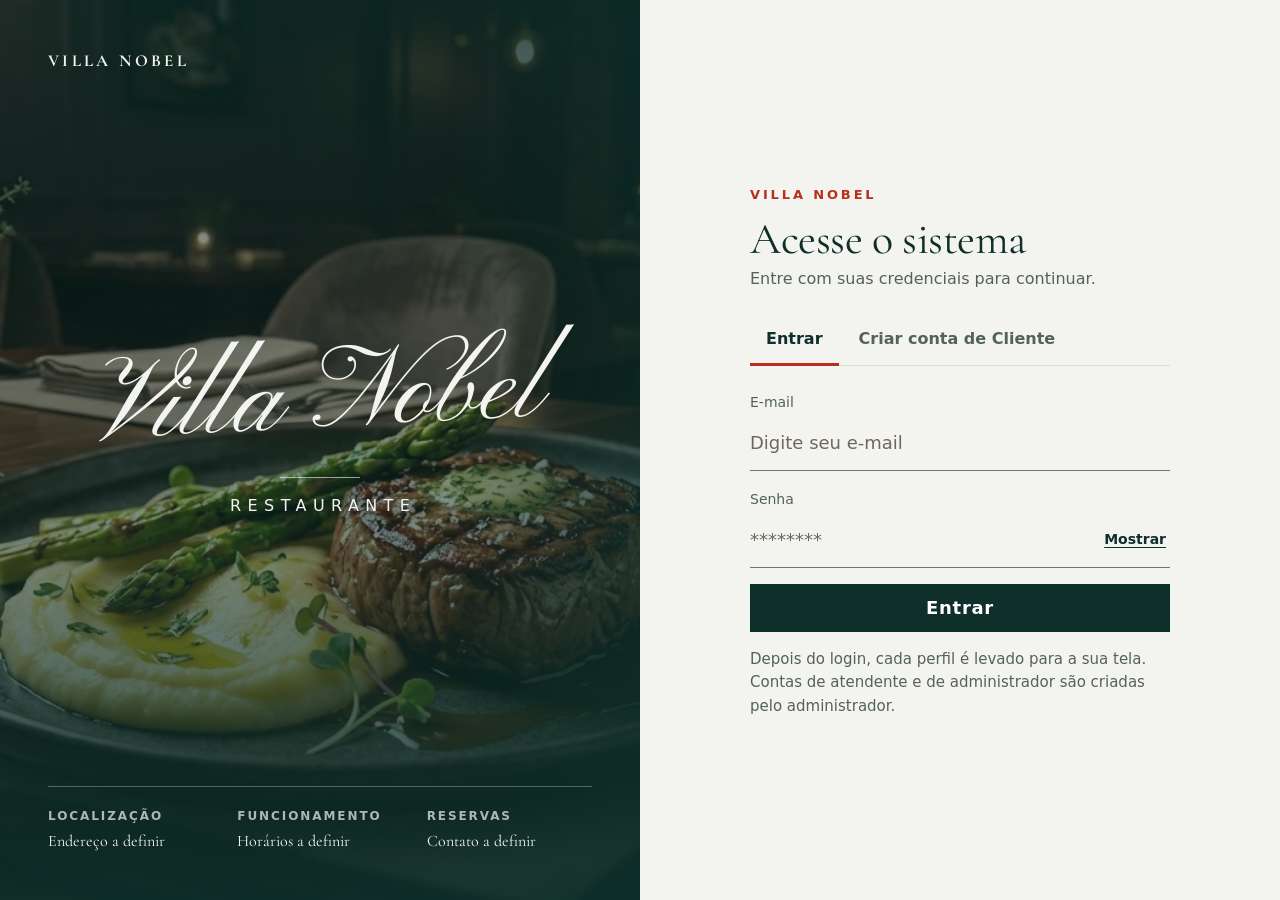
<file: index.html>
<!DOCTYPE html>
<html lang="pt-BR">
<head>
    <meta charset="UTF-8" />
    <meta name="viewport" content="width=device-width, initial-scale=1.0" />
    <meta name="theme-color" content="#0E2F2A" />
    <meta name="description" content="Villa Nobel — sistema de atendimento e cardápio digital." />
    <link rel="icon" href="data:image/svg+xml,%3Csvg xmlns='http://www.w3.org/2000/svg' viewBox='0 0 64 64'%3E%3Crect width='64' height='64' rx='12' fill='%230E2F2A'/%3E%3Ctext x='32' y='45' text-anchor='middle' font-family='Georgia,serif' font-style='italic' font-size='40' fill='%23F3F4F0'%3EV%3C/text%3E%3C/svg%3E" />
<title>Villa Nobel | Entrar</title>

    <link
        href="https://cdn.jsdelivr.net/npm/bootstrap@5.3.3/dist/css/bootstrap.min.css"
        rel="stylesheet"
    />

    <link rel="preconnect" href="https://fonts.googleapis.com" />
    <link rel="preconnect" href="https://fonts.gstatic.com" crossorigin />
    <link
        href="https://fonts.googleapis.com/css2?family=Pinyon+Script&family=Cormorant+Garamond:wght@500;600;700&display=swap"
        rel="stylesheet"
    />

    <link href="css/style.css" rel="stylesheet" />
</head>

<body class="cmd-body">

    <div class="container-fluid p-0">
        <div class="row g-0 min-vh-100">

            <aside class="col-12 col-lg-6 d-flex cmd-painel-marca flex-column justify-content-between p-4 p-lg-5">
                <img
                    src="fotos/foto2.webp"
                    alt=""
                    class="cmd-imagem-fundo"
                />
                <span class="cmd-logo">Villa Nobel</span>

                <div class="cmd-letreiro">
                    <span class="cmd-letreiro-nome">Villa Nobel</span>
                    <span class="cmd-letreiro-linha"></span>
                    <span class="cmd-letreiro-tipo">Restaurante</span>
                </div>

                <dl class="cmd-detalhes">
                    <div>
                        <dt>Localização</dt>
                        <dd>Endereço a definir</dd>
                    </div>
                    <div>
                        <dt>Funcionamento</dt>
                        <dd>Horários a definir</dd>
                    </div>
                    <div>
                        <dt>Reservas</dt>
                        <dd>Contato a definir</dd>
                    </div>
                </dl>
            </aside>

            <main class="col-12 col-lg-6 d-flex flex-column align-items-center justify-content-center p-4">

                <div class="cmd-caixa-login w-100">

                    <div class="mb-4">
                        <span class="cmd-badge-sistema">VILLA NOBEL</span>
                        <h2 class="cmd-titulo-login mt-2 mb-1">Acesse o sistema</h2>
                        <p class="cmd-subtitulo-login mb-0">Entre com suas credenciais para continuar.</p>
                    </div>

                    <ul class="nav nav-tabs mb-4" role="tablist">

                        <li class="nav-item" role="presentation">
                            <button
                                class="nav-link active"
                                id="tab-entrar"
                                data-bs-toggle="tab"
                                data-bs-target="#painel-entrar"
                                type="button"
                                role="tab"
                                aria-controls="painel-entrar"
                                aria-selected="true"
                            >
                                Entrar
                            </button>
                        </li>

                        <li class="nav-item" role="presentation">
                            <button
                                class="nav-link"
                                id="tab-cadastro"
                                data-bs-toggle="tab"
                                data-bs-target="#painel-cadastro"
                                type="button"
                                role="tab"
                                aria-controls="painel-cadastro"
                                aria-selected="false"
                            >
                                Criar conta de Cliente
                            </button>
                        </li>

                    </ul>

                    <div class="tab-content">

                        <section
                            class="tab-pane fade show active"
                            id="painel-entrar"
                            role="tabpanel"
                            aria-labelledby="tab-entrar"
                        >

                            <form id="form-login" novalidate>

                                <div class="mb-3">
                                    <label for="login-email" class="form-label">
                                        E-mail
                                    </label>

                                    <input
                                        type="email"
                                        class="form-control form-control-lg"
                                        id="login-email"
                                        placeholder="Digite seu e-mail"
                                        required
                                    />
                                </div>

                                <div class="mb-3">
                                    <label for="login-senha" class="form-label">
                                        Senha
                                    </label>

                                    <input
                                        type="password"
                                        class="form-control form-control-lg"
                                        id="login-senha"
                                        placeholder="********"
                                        required
                                    />
                                </div>

                                <div
                                    id="login-erro"
                                    class="alert alert-danger d-none"
                                    role="alert"
                                ></div>

                                <button
                                    type="submit"
                                    class="btn btn-lg w-100 cmd-btn-principal"
                                    id="btn-entrar"
                                >
                                    Entrar
                                </button>

                                <p class="cmd-texto-apoio mt-3 mb-0">
                                    Depois do login, cada perfil é levado para a sua tela.
                                    Contas de atendente e de administrador são criadas pelo administrador.
                                </p>

                            </form>
                        </section>

                        <section
                            class="tab-pane fade"
                            id="painel-cadastro"
                            role="tabpanel"
                            aria-labelledby="tab-cadastro"
                        >

                            <form id="form-cadastro" novalidate>

                                <div class="mb-3">
                                    <label for="cad-nome" class="form-label">
                                        Nome
                                    </label>

                                    <input
                                        type="text"
                                        class="form-control form-control-lg"
                                        id="cad-nome"
                                        placeholder="Seu nome"
                                        required
                                    />
                                </div>

                                <div class="mb-3">
                                    <label for="cad-email" class="form-label">
                                        E-mail
                                    </label>

                                    <input
                                        type="email"
                                        class="form-control form-control-lg"
                                        id="cad-email"
                                        placeholder="Digite seu e-mail"
                                        required
                                    />
                                </div>

                                <div class="mb-3">
                                    <label for="cad-senha" class="form-label">
                                        Senha
                                    </label>

                                    <input
                                        type="password"
                                        class="form-control form-control-lg"
                                        id="cad-senha"
                                        placeholder="Mínimo 6 caracteres"
                                        minlength="6"
                                        required
                                    />
                                </div>

                                <div
                                    id="cad-erro"
                                    class="alert alert-danger d-none"
                                    role="alert"
                                ></div>

                                <div
                                    id="cad-sucesso"
                                    class="alert alert-success d-none"
                                    role="status"
                                ></div>

                                <button
                                    type="submit"
                                    class="btn btn-lg w-100 cmd-btn-principal"
                                    id="btn-cadastrar"
                                >
                                    Criar conta
                                </button>

                            </form>
                        </section>

                    </div>
                </div>
            </main>

        </div>
    </div>

    <script src="https://cdn.jsdelivr.net/npm/bootstrap@5.3.3/dist/js/bootstrap.bundle.min.js"></script>
    <script src="js/storage.js"></script>
    <script src="js/auth.js"></script>
    <script src="js/login.js"></script>
    <script src="js/villa-ux.js"></script>

</body>
</html>
</file>
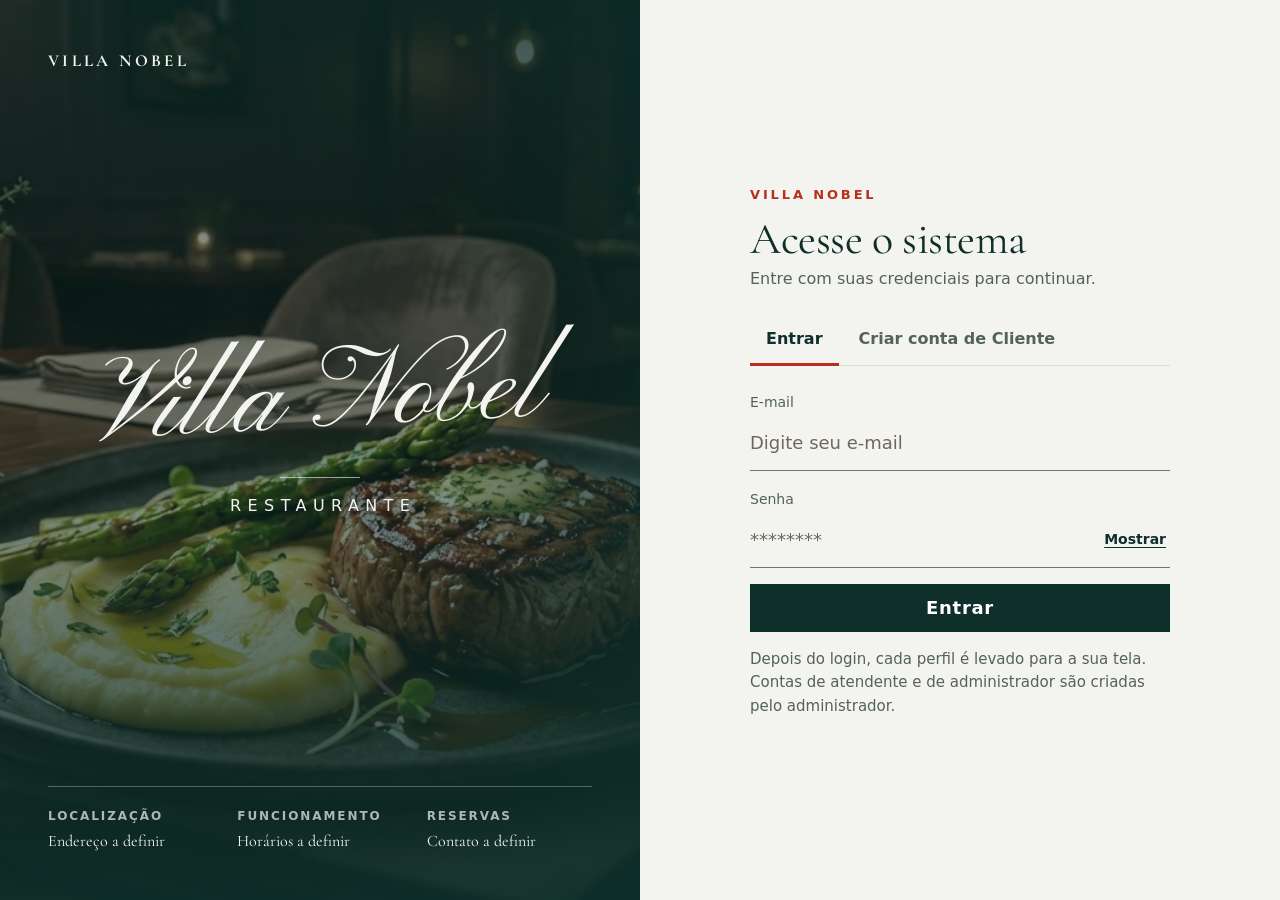
<file: admin.html>
<!DOCTYPE html>
<html lang="pt-BR">
  <head>

    <meta charset="utf-8" />
    <meta name="viewport" content="width=device-width, initial-scale=1" />
    <meta name="theme-color" content="#0E2F2A" />
    <meta name="description" content="Villa Nobel — sistema de atendimento e cardápio digital." />
    <link rel="icon" href="data:image/svg+xml,%3Csvg xmlns='http://www.w3.org/2000/svg' viewBox='0 0 64 64'%3E%3Crect width='64' height='64' rx='12' fill='%230E2F2A'/%3E%3Ctext x='32' y='45' text-anchor='middle' font-family='Georgia,serif' font-style='italic' font-size='40' fill='%23F3F4F0'%3EV%3C/text%3E%3C/svg%3E" />
<title>Villa Nobel | Administrador</title>
    <link
      href="https://cdn.jsdelivr.net/npm/bootstrap@5.3.3/dist/css/bootstrap.min.css"
      rel="stylesheet"
    />
    <link rel="preconnect" href="https://fonts.googleapis.com" />
    <link rel="preconnect" href="https://fonts.gstatic.com" crossorigin />
    <link
      href="https://fonts.googleapis.com/css2?family=Pinyon+Script&family=Cormorant+Garamond:wght@500;600;700&display=swap"
      rel="stylesheet"
    />
    <link href="css/style.css" rel="stylesheet" />

  </head>
  <body class="cmd-body" data-perfil="admin">
    <div class="d-flex flex-column flex-md-row min-vh-100">
      <aside class="cmd-sidebar p-3 d-flex flex-column gap-3">
        <div class="cmd-marca px-2">
          <span class="cmd-logo">Villa Nobel</span>
          <span class="cmd-marca-tipo">Restaurante</span>
        </div>

        <nav
          class="nav nav-pills flex-md-column gap-1"
          role="tablist"
          aria-label="Menu do administrador"
        >
          <button
            class="nav-link active"
            id="tab-visao-geral"
            data-bs-toggle="pill"
            data-bs-target="#aba-visao-geral"
            type="button"
            role="tab"
            aria-controls="aba-visao-geral"
            aria-selected="true"
          >
            <svg class="cmd-icone" viewBox="0 0 24 24" aria-hidden="true"><path d="M4 13h6V4H4zM14 20h6V4h-6zM4 20h6v-3H4z"/></svg>
            <span>Visão geral</span>
          </button>
          <button
            class="nav-link"
            id="tab-cardapio"
            data-bs-toggle="pill"
            data-bs-target="#aba-cardapio"
            type="button"
            role="tab"
            aria-controls="aba-cardapio"
            aria-selected="false"
          >
            <svg class="cmd-icone" viewBox="0 0 24 24" aria-hidden="true"><path d="M7 3v8M4 3v5a3 3 0 0 0 6 0V3M7 11v10M17 3c-2 2-3 5-3 8h3v10"/></svg>
            <span>Cardápio</span>
          </button>
          <button
            class="nav-link"
            id="tab-usuarios"
            data-bs-toggle="pill"
            data-bs-target="#aba-usuarios"
            type="button"
            role="tab"
            aria-controls="aba-usuarios"
            aria-selected="false"
          >
            <svg class="cmd-icone" viewBox="0 0 24 24" aria-hidden="true"><path d="M16 20v-1a4 4 0 0 0-4-4H8a4 4 0 0 0-4 4v1M10 11a3 3 0 1 0 0-6 3 3 0 0 0 0 6M20 20v-1a3 3 0 0 0-2-2.8"/></svg>
            <span>Usuários</span>
          </button>
        </nav>

        <div class="mt-md-auto pt-3 border-top cmd-sidebar-rodape">
          <div class="fw-semibold js-nome-usuario">Administrador</div>
          <button
            type="button"
            class="btn btn-link p-0 cmd-link-claro"
            id="btn-sair"
          >
            Sair
          </button>
        </div>
      </aside>

      <main class="flex-grow-1 p-3 p-md-5 cmd-conteudo">
        <div class="tab-content">
          <section
            class="tab-pane fade show active"
            id="aba-visao-geral"
            role="tabpanel"
            aria-labelledby="tab-visao-geral"
          >
            <h1 class="cmd-titulo-pagina mb-4">Visão geral</h1>
            <div class="row g-3">
              <div class="col-6 col-lg-3">
                <div class="card cmd-card">
                  <div class="card-body">
                    <div class="cmd-texto-apoio small">Chamados abertos</div>
                    <div class="cmd-numero-grande" id="resumo-chamados">0</div>
                  </div>
                </div>
              </div>
              <div class="col-6 col-lg-3">
                <div class="card cmd-card">
                  <div class="card-body">
                    <div class="cmd-texto-apoio small">Pedidos na fila</div>
                    <div class="cmd-numero-grande" id="resumo-pedidos">0</div>
                  </div>
                </div>
              </div>
              <div class="col-6 col-lg-3">
                <div class="card cmd-card">
                  <div class="card-body">
                    <div class="cmd-texto-apoio small">Itens no cardápio</div>
                    <div class="cmd-numero-grande" id="resumo-itens">0</div>
                  </div>
                </div>
              </div>
              <div class="col-6 col-lg-3">
                <div class="card cmd-card">
                  <div class="card-body">
                    <div class="cmd-texto-apoio small">Atendentes ativos</div>
                    <div class="cmd-numero-grande" id="resumo-atendentes">
                      0
                    </div>
                  </div>
                </div>
              </div>
            </div>

            <div class="row g-3 mt-1" id="painel-resumo">
              <div class="col-12 col-xl-5">
                <section class="card cmd-card h-100" aria-labelledby="titulo-ult-chamados">
                  <div class="card-body">
                    <div class="d-flex justify-content-between align-items-center mb-3">
                      <h2 class="h5 mb-0" id="titulo-ult-chamados">Últimos chamados</h2>
                      <span class="cmd-texto-apoio small" id="ult-chamados-hora"></span>
                    </div>
                    <ul class="cmd-lista-atividade list-unstyled mb-0" id="ult-chamados"></ul>
                  </div>
                </section>
              </div>
              <div class="col-12 col-md-6 col-xl-4">
                <section class="card cmd-card h-100" aria-labelledby="titulo-fila-status">
                  <div class="card-body">
                    <h2 class="h5 mb-3" id="titulo-fila-status">Fila do balcão</h2>
                    <div class="cmd-barras" id="barras-fila"></div>
                  </div>
                </section>
              </div>
              <div class="col-12 col-md-6 col-xl-3">
                <section class="card cmd-card h-100" aria-labelledby="titulo-por-categoria">
                  <div class="card-body">
                    <h2 class="h5 mb-3" id="titulo-por-categoria">Cardápio por categoria</h2>
                    <div class="cmd-barras" id="barras-categorias"></div>
                  </div>
                </section>
              </div>
            </div>
          </section>

          <section
            class="tab-pane fade"
            id="aba-cardapio"
            role="tabpanel"
            aria-labelledby="tab-cardapio"
          >
            <div
              class="d-flex flex-wrap justify-content-between align-items-center gap-3 mb-4"
            >
              <h1 class="cmd-titulo-pagina mb-0">Cardápio</h1>
              <button
                type="button"
                class="btn cmd-btn-principal"
                id="btn-novo-item"
              >
                Novo item
              </button>
            </div>

            <div class="row g-4 align-items-start">
              <div class="col-12 col-xxl-8">
                <div class="cmd-busca cmd-busca-tabela mb-3" data-busca-tabela="corpo-cardapio">
                  <label for="busca-itens" class="visually-hidden">Buscar item</label>
                  <svg class="cmd-icone" viewBox="0 0 24 24" aria-hidden="true"><circle cx="11" cy="11" r="6"/><path d="m20 20-4.5-4.5"/></svg>
                  <input type="search" id="busca-itens" class="form-control" placeholder="Buscar item ou categoria" autocomplete="off" />
                </div>
                <div class="card cmd-card">
                  <div class="table-responsive">
                    <table
                      class="table align-middle mb-0 cmd-tabela"
                      id="tabela-cardapio"
                    >
                      <thead>
                        <tr>
                          <th scope="col">Item</th>
                          <th scope="col">Categoria</th>
                          <th scope="col">Preço</th>
                          <th scope="col">Status</th>
                          <th scope="col" class="text-end">Ações</th>
                        </tr>
                      </thead>
                      <tbody id="corpo-cardapio"></tbody>
                    </table>
                  </div>
                </div>
                <p id="cardapio-vazio" class="cmd-texto-apoio mt-3 d-none">
                  Nenhum item cadastrado.
                </p>
              </div>

              <div class="col-12 col-xxl-4">
                <form id="form-item" class="card cmd-card" novalidate>
                  <div class="card-body d-flex flex-column gap-3">
                    <h2 class="h5 mb-0" id="titulo-form-item">Novo item</h2>
                    <input type="hidden" id="item-id" />

                    <div>
                      <label for="item-nome" class="form-label">Nome</label>
                      <input
                        type="text"
                        class="form-control"
                        id="item-nome"
                        required
                      />
                    </div>
                    <div class="row g-3">
                      <div class="col-7">
                        <label for="item-categoria" class="form-label"
                          >Categoria</label
                        >
                        <select
                          class="form-select"
                          id="item-categoria"
                          required
                        >
                          <option value="Entradas">Entradas</option>
                          <option value="Petiscos">Petiscos</option>
                          <option value="Pratos">Pratos</option>
                          <option value="Drinks">Drinks</option>
                          <option value="Sobremesas">Sobremesas</option>
                        </select>
                      </div>
                      <div class="col-5">
                        <label for="item-preco" class="form-label">Preço</label>
                        <input
                          type="number"
                          class="form-control"
                          id="item-preco"
                          min="0"
                          step="0.01"
                          required
                        />
                      </div>
                    </div>
                    <div>
                      <label for="item-descricao" class="form-label"
                        >Descrição</label
                      >
                      <textarea
                        class="form-control"
                        id="item-descricao"
                        rows="3"
                      ></textarea>
                    </div>
                    <fieldset class="cmd-ficha-campos" id="ficha-prato">
                      <legend class="form-label mb-1">Ficha do prato</legend>
                      <p class="cmd-texto-apoio small mb-2">
                        Aparece no cardápio do cliente. Conte do que é feito e o
                        que há de especial, sem entregar a receita.
                      </p>
                      <div class="mb-2">
                        <label for="item-ingredientes" class="form-label small mb-1">Ingredientes</label>
                        <input type="text" class="form-control" id="item-ingredientes" placeholder="Ex.: bacalhau, batata, salsa" />
                      </div>
                      <div class="mb-2">
                        <label for="item-preparo" class="form-label small mb-1">Como é preparado</label>
                        <input type="text" class="form-control" id="item-preparo" placeholder="Ex.: modelado à mão e frito na hora" />
                      </div>
                      <div class="row g-2">
                        <div class="col-5">
                          <label for="item-tempo" class="form-label small mb-1">Tempo</label>
                          <input type="text" class="form-control" id="item-tempo" placeholder="Ex.: 15 min" />
                        </div>
                        <div class="col-7">
                          <label for="item-diferencial" class="form-label small mb-1">Diferencial</label>
                          <input type="text" class="form-control" id="item-diferencial" placeholder="Ex.: molho da casa" />
                        </div>
                      </div>
                    </fieldset>
                    <div id="zona-imagem">
                      <span class="form-label d-block" id="rotulo-imagem"
                        >Imagem (opcional)</span
                      >
                      <input type="url" class="d-none" id="item-imagem" />

                      <label
                        class="cmd-zona-area"
                        id="zona-imagem-area"
                        for="item-imagem-arquivo"
                      >
                        <span class="cmd-zona-texto">
                          <svg class="cmd-icone" viewBox="0 0 24 24" aria-hidden="true"><path d="M12 16V4M7 9l5-5 5 5M4 16v3a1 1 0 0 0 1 1h14a1 1 0 0 0 1-1v-3"/></svg>
                          <strong>Arraste uma imagem até aqui</strong>
                          <span>ou clique para escolher do computador. Também dá para colar (Ctrl+V).</span>
                        </span>
                        <input
                          type="file"
                          class="visually-hidden"
                          id="item-imagem-arquivo"
                          accept="image/*"
                        />
                      </label>

                      <div class="d-flex gap-2 mt-2">
                        <input
                          type="url"
                          class="form-control form-control-sm"
                          id="item-imagem-link"
                          placeholder="ou cole um link: https://..."
                          aria-label="Link da imagem"
                        />
                        <button
                          type="button"
                          class="btn btn-sm btn-outline-secondary text-nowrap"
                          id="item-imagem-remover"
                          hidden
                        >
                          Remover
                        </button>
                      </div>
                    </div>
                    <div class="form-check form-switch">
                      <input
                        class="form-check-input"
                        type="checkbox"
                        role="switch"
                        id="item-disponivel"
                        checked
                      />
                      <label class="form-check-label" for="item-disponivel"
                        >Disponível</label
                      >
                    </div>

                    <div
                      id="item-erro"
                      class="alert alert-danger d-none mb-0"
                      role="alert"
                    ></div>
                    <div class="d-flex gap-2">
                      <button
                        type="submit"
                        class="btn flex-fill cmd-btn-principal"
                        id="btn-salvar-item"
                      >
                        Salvar
                      </button>
                      <button
                        type="button"
                        class="btn flex-fill btn-outline-secondary"
                        id="btn-cancelar-item"
                      >
                        Cancelar
                      </button>
                    </div>
                  </div>
                </form>
              </div>
            </div>
          </section>

          <section
            class="tab-pane fade"
            id="aba-usuarios"
            role="tabpanel"
            aria-labelledby="tab-usuarios"
          >
            <div
              class="d-flex flex-wrap justify-content-between align-items-center gap-3 mb-2"
            >
              <div>
                <h1 class="cmd-titulo-pagina mb-1">Usuários</h1>
                <span class="cmd-texto-apoio"
                  >Equipe e clientes cadastrados.</span
                >
              </div>
              <button
                type="button"
                class="btn cmd-btn-principal"
                id="btn-novo-usuario"
              >
                Novo usuário
              </button>
            </div>

            <div
              class="d-flex flex-wrap gap-2 my-3"
              id="filtro-usuarios"
              role="group"
              aria-label="Filtrar usuários"
            >
              <button
                type="button"
                class="btn btn-sm rounded-pill active js-filtro"
                data-perfil="todos"
              >
                Todos
              </button>
              <button
                type="button"
                class="btn btn-sm rounded-pill js-filtro"
                data-perfil="atendente"
              >
                Atendentes
              </button>
              <button
                type="button"
                class="btn btn-sm rounded-pill js-filtro"
                data-perfil="cliente"
              >
                Clientes
              </button>
              <button
                type="button"
                class="btn btn-sm rounded-pill js-filtro"
                data-perfil="admin"
              >
                Admins
              </button>
            </div>

            <div class="row g-4 align-items-start">
              <div class="col-12 col-xxl-8">
                <div class="cmd-busca cmd-busca-tabela mb-3" data-busca-tabela="corpo-usuarios">
                  <label for="busca-usuarios" class="visually-hidden">Buscar usuário</label>
                  <svg class="cmd-icone" viewBox="0 0 24 24" aria-hidden="true"><circle cx="11" cy="11" r="6"/><path d="m20 20-4.5-4.5"/></svg>
                  <input type="search" id="busca-usuarios" class="form-control" placeholder="Buscar por nome ou e-mail" autocomplete="off" />
                </div>
                <div class="card cmd-card">
                  <div class="table-responsive">
                    <table
                      class="table align-middle mb-0 cmd-tabela"
                      id="tabela-usuarios"
                    >
                      <thead>
                        <tr>
                          <th scope="col">Nome</th>
                          <th scope="col">E-mail</th>
                          <th scope="col">Perfil</th>
                          <th scope="col">Status</th>
                          <th scope="col" class="text-end">Ações</th>
                        </tr>
                      </thead>
                      <tbody id="corpo-usuarios"></tbody>
                    </table>
                  </div>
                </div>
                <p id="usuarios-vazio" class="cmd-texto-apoio mt-3 d-none">
                  Nenhum usuário encontrado.
                </p>
              </div>

              <div class="col-12 col-xxl-4">
                <form id="form-usuario" class="card cmd-card" novalidate>
                  <div class="card-body d-flex flex-column gap-3">
                    <h2 class="h5 mb-0" id="titulo-form-usuario">
                      Novo usuário
                    </h2>
                    <input type="hidden" id="usuario-id" />

                    <div>
                      <label for="usuario-nome" class="form-label">Nome</label>
                      <input
                        type="text"
                        class="form-control"
                        id="usuario-nome"
                        required
                      />
                    </div>
                    <div>
                      <label for="usuario-email" class="form-label"
                        >E-mail</label
                      >
                      <input
                        type="email"
                        class="form-control"
                        id="usuario-email"
                        required
                      />
                    </div>
                    <div>
                      <label for="usuario-senha" class="form-label"
                        >Senha provisória</label
                      >
                      <input
                        type="password"
                        class="form-control"
                        id="usuario-senha"
                        minlength="6"
                      />
                    </div>
                    <div>
                      <label for="usuario-perfil" class="form-label"
                        >Perfil</label
                      >
                      <select class="form-select" id="usuario-perfil" required>
                        <option value="atendente">Atendente</option>
                        <option value="admin">Administrador</option>
                      </select>
                    </div>

                    <div
                      id="usuario-erro"
                      class="alert alert-danger d-none mb-0"
                      role="alert"
                    ></div>
                    <div class="d-flex gap-2">
                      <button
                        type="submit"
                        class="btn flex-fill cmd-btn-principal"
                        id="btn-salvar-usuario"
                      >
                        Criar conta
                      </button>
                      <button
                        type="button"
                        class="btn flex-fill btn-outline-secondary"
                        id="btn-cancelar-usuario"
                      >
                        Cancelar
                      </button>
                    </div>
                  </div>
                </form>
              </div>
            </div>
          </section>
        </div>
      </main>
    </div>

    <template id="tpl-linha-item">
      <tr>
        <td class="fw-semibold js-nome"></td>
        <td class="js-categoria"></td>
        <td class="js-preco"></td>
        <td><span class="badge cmd-status js-status"></span></td>
        <td class="text-end text-nowrap">
          <button type="button" class="btn btn-sm btn-link js-editar">
            Editar
          </button>
          <button
            type="button"
            class="btn btn-sm btn-link text-secondary js-excluir"
          >
            Excluir
          </button>
        </td>
      </tr>
    </template>

    <template id="tpl-linha-usuario">
      <tr>
        <td class="fw-semibold js-nome"></td>
        <td class="js-email"></td>
        <td class="js-perfil"></td>
        <td><span class="badge cmd-status js-status"></span></td>
        <td class="text-end text-nowrap">
          <button type="button" class="btn btn-sm btn-link js-editar">
            Editar
          </button>
          <button
            type="button"
            class="btn btn-sm btn-link text-secondary js-ativar"
          >
            Desativar
          </button>
        </td>
      </tr>
    </template>

    <script src="https://cdn.jsdelivr.net/npm/bootstrap@5.3.3/dist/js/bootstrap.bundle.min.js"></script>
    <script src="js/storage.js"></script>
    <script src="js/auth.js"></script>
    <script src="js/admin.js"></script>
    <script src="js/villa-ux.js"></script>
  </body>
</html>
</file>
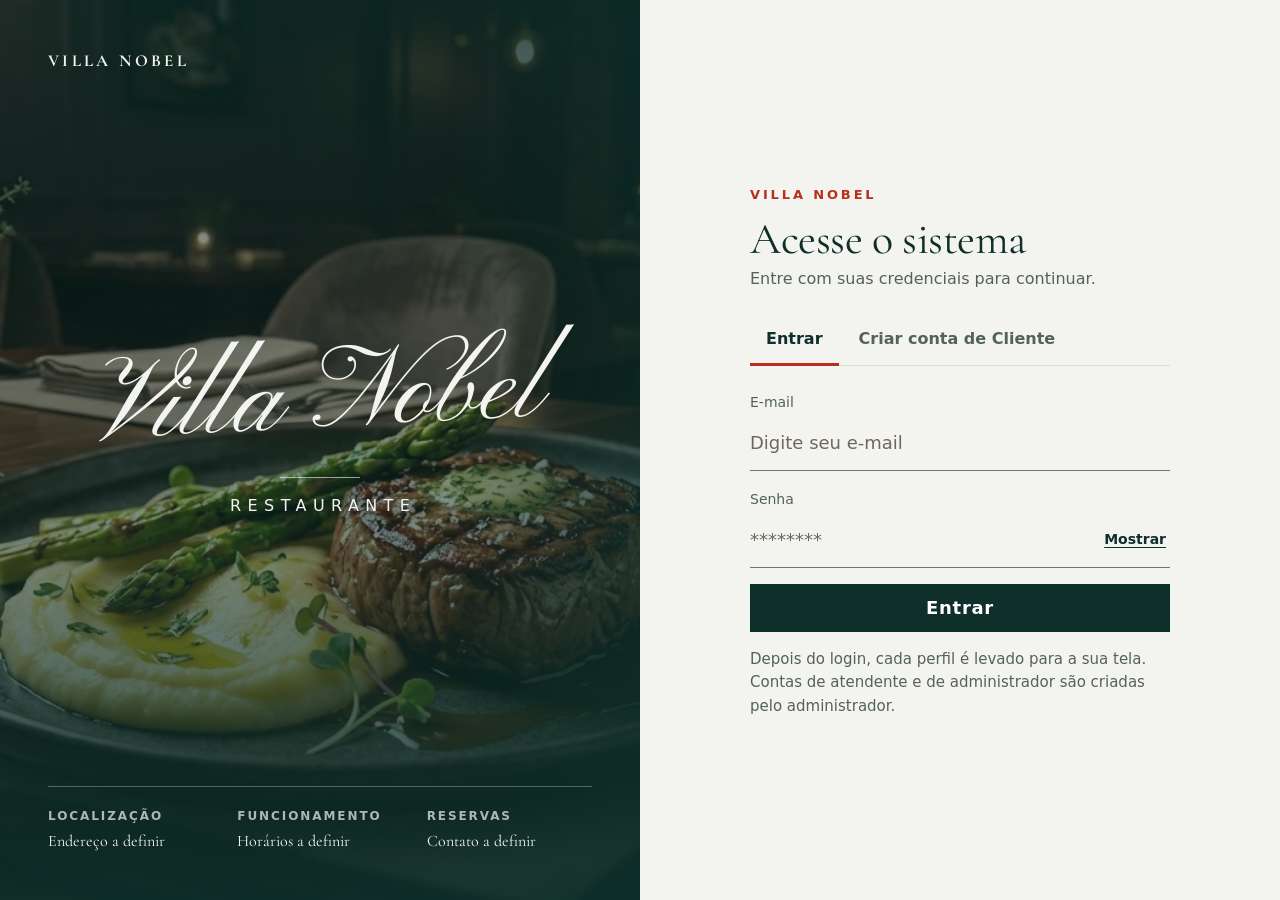
<file: atendente.html>
<!DOCTYPE html>
<html lang="pt-BR">
  <head>

    <meta charset="utf-8" />
    <meta name="viewport" content="width=device-width, initial-scale=1" />
    <meta name="theme-color" content="#0E2F2A" />
    <meta name="description" content="Villa Nobel — sistema de atendimento e cardápio digital." />
    <link rel="icon" href="data:image/svg+xml,%3Csvg xmlns='http://www.w3.org/2000/svg' viewBox='0 0 64 64'%3E%3Crect width='64' height='64' rx='12' fill='%230E2F2A'/%3E%3Ctext x='32' y='45' text-anchor='middle' font-family='Georgia,serif' font-style='italic' font-size='40' fill='%23F3F4F0'%3EV%3C/text%3E%3C/svg%3E" />
<title>Villa Nobel | Atendente</title>
    <link
      href="https://cdn.jsdelivr.net/npm/bootstrap@5.3.3/dist/css/bootstrap.min.css"
      rel="stylesheet"
    />
    <link rel="preconnect" href="https://fonts.googleapis.com" />
    <link rel="preconnect" href="https://fonts.gstatic.com" crossorigin />
    <link
      href="https://fonts.googleapis.com/css2?family=Pinyon+Script&family=Cormorant+Garamond:wght@500;600;700&display=swap"
      rel="stylesheet"
    />
    <link href="css/style.css" rel="stylesheet" />

  </head>
  <body class="cmd-body" data-perfil="atendente">
    <div class="d-flex flex-column flex-md-row min-vh-100">
      <aside class="cmd-sidebar p-3 d-flex flex-column gap-3">
        <div class="cmd-marca px-2">
          <span class="cmd-logo">Villa Nobel</span>
          <span class="cmd-marca-tipo">Restaurante</span>
        </div>

        <nav
          class="nav nav-pills flex-md-column gap-1"
          role="tablist"
          aria-label="Menu do atendente"
        >
          <button
            class="nav-link active d-flex justify-content-between align-items-center"
            id="tab-chamados"
            data-bs-toggle="pill"
            data-bs-target="#aba-chamados"
            type="button"
            role="tab"
            aria-controls="aba-chamados"
            aria-selected="true"
          >
            <svg class="cmd-icone" viewBox="0 0 24 24" aria-hidden="true"><path d="M6 16V11a6 6 0 0 1 12 0v5l2 2H4zM10 21h4"/></svg>
            <span>Chamados</span>
            <span class="badge rounded-pill cmd-selo" id="badge-chamados"
              >0</span
            >
          </button>
          <button
            class="nav-link d-flex justify-content-between align-items-center"
            id="tab-novo-pedido"
            data-bs-toggle="pill"
            data-bs-target="#aba-novo-pedido"
            type="button"
            role="tab"
            aria-controls="aba-novo-pedido"
            aria-selected="false"
          >
            <svg class="cmd-icone" viewBox="0 0 24 24" aria-hidden="true"><path d="M12 5v14M5 12h14"/></svg>
            <span>Novo pedido</span>
          </button>
          <button
            class="nav-link d-flex justify-content-between align-items-center"
            id="tab-fila"
            data-bs-toggle="pill"
            data-bs-target="#aba-fila"
            type="button"
            role="tab"
            aria-controls="aba-fila"
            aria-selected="false"
          >
            <svg class="cmd-icone" viewBox="0 0 24 24" aria-hidden="true"><path d="M8 6h13M8 12h13M8 18h13M3 6h.01M3 12h.01M3 18h.01"/></svg>
            <span>Fila de pedidos</span>
            <span class="badge rounded-pill cmd-selo" id="badge-fila">0</span>
          </button>
        </nav>

        <div class="mt-md-auto pt-3 border-top cmd-sidebar-rodape">
          <div class="fw-semibold js-nome-usuario">Atendente</div>
          <button
            type="button"
            class="btn btn-link p-0 cmd-link-claro"
            id="btn-sair"
          >
            Sair
          </button>
        </div>
      </aside>

      <main class="flex-grow-1 p-3 p-md-5 cmd-conteudo">
        <div class="tab-content">
          <section
            class="tab-pane fade show active"
            id="aba-chamados"
            role="tabpanel"
            aria-labelledby="tab-chamados"
          >
            <div
              class="d-flex flex-wrap justify-content-between align-items-end gap-3 mb-4"
            >
              <div>
                <h1 class="cmd-titulo-pagina mb-1">Chamados</h1>
                <span class="cmd-texto-apoio"
                  >Mesas que pediram atendimento. A lista atualiza
                  sozinha.</span
                >
              </div>
              <div
                class="d-flex flex-wrap gap-2"
                id="filtro-chamados"
                role="group"
                aria-label="Filtrar chamados"
              >
                <button
                  type="button"
                  class="btn btn-sm rounded-pill active js-filtro"
                  data-status="aberto"
                >
                  Abertos
                </button>
                <button
                  type="button"
                  class="btn btn-sm rounded-pill js-filtro"
                  data-status="em_atendimento"
                >
                  Em atendimento
                </button>
                <button
                  type="button"
                  class="btn btn-sm rounded-pill js-filtro"
                  data-status="atendido"
                >
                  Atendidos
                </button>
              </div>
            </div>

            <div class="cmd-tira" id="tira-chamados" aria-label="Resumo dos chamados"></div>

            <div id="lista-chamados" class="row g-3"></div>
            <p id="chamados-vazio" class="cmd-texto-apoio d-none">
              Nenhum chamado nesta situação.
            </p>
          </section>

          <section
            class="tab-pane fade"
            id="aba-novo-pedido"
            role="tabpanel"
            aria-labelledby="tab-novo-pedido"
          >
            <h1 class="cmd-titulo-pagina mb-4">Novo pedido</h1>

            <div class="row g-4">
              <div class="col-12 col-xl-7">
                <div class="cmd-busca cmd-busca-tabela mb-3">
                  <label for="busca-pedido" class="visually-hidden">Buscar item do cardápio</label>
                  <svg class="cmd-icone" viewBox="0 0 24 24" aria-hidden="true"><circle cx="11" cy="11" r="6"/><path d="m20 20-4.5-4.5"/></svg>
                  <input type="search" id="busca-pedido" class="form-control" placeholder="Buscar item para o pedido" autocomplete="off" />
                </div>
                <div
                  id="pedido-filtro-categorias"
                  class="d-flex flex-wrap gap-2 mb-3"
                  role="group"
                  aria-label="Filtrar por categoria"
                ></div>
                <div
                  id="pedido-lista-itens"
                  class="d-flex flex-column gap-2"
                ></div>
              </div>

              <div class="col-12 col-xl-5">
                <form id="form-pedido" class="card cmd-card" novalidate>
                  <div class="card-body d-flex flex-column gap-3">
                    <h2 class="h5 mb-0">Comanda</h2>

                    <div class="row g-3">
                      <div class="col-6 col-sm-4">
                        <label for="pedido-mesa" class="form-label">Mesa</label>
                        <input
                          type="number"
                          class="form-control"
                          id="pedido-mesa"
                          min="1"
                          placeholder="7"
                          required
                        />
                      </div>
                      <input
                        type="radio"
                        name="destino"
                        id="destino-balcao"
                        value="Balcão"
                        checked
                        hidden
                      />
                    </div>

                    <div
                      id="pedido-linhas"
                      class="d-flex flex-column gap-2 border-top pt-3"
                    ></div>
                    <p id="pedido-vazio" class="cmd-texto-apoio mb-0">
                      Nenhum item adicionado ainda.
                    </p>

                    <div>
                      <label for="pedido-obs" class="form-label"
                        >Observação</label
                      >
                      <input
                        type="text"
                        class="form-control"
                        id="pedido-obs"
                        placeholder="Ex.: sem cebola"
                      />
                    </div>

                    <div
                      class="d-flex justify-content-between align-items-baseline border-top pt-3"
                    >
                      <span class="cmd-texto-apoio">Total</span>
                      <strong class="fs-4" id="pedido-total">R$ 0,00</strong>
                    </div>

                    <div
                      id="pedido-erro"
                      class="alert alert-danger d-none mb-0"
                      role="alert"
                    ></div>
                    <button
                      type="submit"
                      class="btn btn-lg cmd-btn-principal"
                      id="btn-enviar-pedido"
                    >
                      Enviar pedido
                    </button>
                  </div>
                </form>
              </div>
            </div>
          </section>

          <section
            class="tab-pane fade"
            id="aba-fila"
            role="tabpanel"
            aria-labelledby="tab-fila"
          >
            <div
              class="d-flex flex-wrap justify-content-between align-items-end gap-3 mb-4"
            >
              <div>
                <h1 class="cmd-titulo-pagina mb-1">Fila de pedidos</h1>
                <span class="cmd-texto-apoio"
                  >Pedidos do balcão: o que está em andamento e o que já foi entregue.</span
                >
              </div>
            </div>

            <div class="row g-3">
              <div class="col-12 col-lg-6">
                <section class="cmd-coluna" aria-labelledby="titulo-pendente">
                  <header
                    class="d-flex justify-content-between align-items-center mb-3"
                  >
                    <h2 class="h6 mb-0" id="titulo-pendente">Em andamento</h2>
                    <span class="badge cmd-selo" id="contador-pendente">0</span>
                  </header>
                  <div
                    id="coluna-pendente"
                    class="d-flex flex-column gap-3"
                  ></div>
                </section>
              </div>
              <div class="col-12 col-lg-6">
                <section class="cmd-coluna" aria-labelledby="titulo-entregue">
                  <header
                    class="d-flex justify-content-between align-items-center mb-3"
                  >
                    <h2 class="h6 mb-0" id="titulo-entregue">Finalizados</h2>
                    <span class="badge cmd-selo" id="contador-entregue">0</span>
                  </header>
                  <div
                    id="coluna-entregue"
                    class="d-flex flex-column gap-3"
                  ></div>
                </section>
              </div>
            </div>
          </section>
        </div>
      </main>
    </div>

    <template id="tpl-chamado">
      <div class="col-12 col-md-6 col-xl-4">
        <article class="card cmd-card h-100 cmd-chamado">
          <div class="card-body d-flex flex-column gap-3">
            <div class="d-flex justify-content-between align-items-start">
              <div class="cmd-placa">
                <span class="cmd-texto-apoio small d-block">Mesa</span>
                <span class="cmd-numero-mesa js-mesa"></span>
              </div>
              <span class="badge cmd-status js-status"></span>
            </div>
            <div>
              <div class="fw-semibold js-motivo"></div>
              <div class="cmd-texto-apoio small js-tempo"></div>
            </div>
            <button
              type="button"
              class="btn cmd-btn-principal js-acao"
            ></button>
          </div>
        </article>
      </div>
    </template>

    <template id="tpl-item-pedido">
      <div class="card cmd-card cmd-item-pedido">
        <div class="card-body d-flex align-items-center gap-3 py-2">
          <div class="flex-grow-1">
            <div class="fw-semibold js-nome"></div>
            <div class="cmd-texto-apoio small js-categoria"></div>
          </div>
          <span class="cmd-preco js-preco"></span>
          <button
            type="button"
            class="btn btn-outline-dark js-adicionar"
            aria-label="Adicionar item"
          >
            +
          </button>
        </div>
      </div>
    </template>

    <template id="tpl-linha-pedido">
      <div
        class="d-flex justify-content-between align-items-center gap-2 cmd-linha-pedido"
      >
        <span
          ><strong class="js-qtd"></strong>× <span class="js-nome"></span
        ></span>
        <span class="d-flex align-items-center gap-2">
          <span class="cmd-texto-apoio js-subtotal"></span>
          <button
            type="button"
            class="btn btn-sm btn-outline-secondary js-remover"
            aria-label="Remover uma unidade"
          >
            −
          </button>
        </span>
      </div>
    </template>

    <template id="tpl-pedido-fila">
      <article class="card cmd-card cmd-pedido">
        <div class="card-body d-flex flex-column gap-2">
          <div class="d-flex justify-content-between align-items-center">
            <strong class="fs-5">Mesa <span class="js-mesa"></span></strong>
            <span class="badge cmd-destino js-destino"></span>
          </div>
          <div class="small js-itens"></div>
          <div class="cmd-texto-apoio small js-obs"></div>
          <div class="cmd-texto-apoio small js-tempo"></div>
          <button type="button" class="btn btn-outline-dark js-acao"></button>
        </div>
      </article>
    </template>

    <script src="https://cdn.jsdelivr.net/npm/bootstrap@5.3.3/dist/js/bootstrap.bundle.min.js"></script>
    <script src="js/storage.js"></script>
    <script src="js/auth.js"></script>
    <script src="js/atendente.js"></script>
    <script src="js/villa-ux.js"></script>
  </body>
</html>
</file>
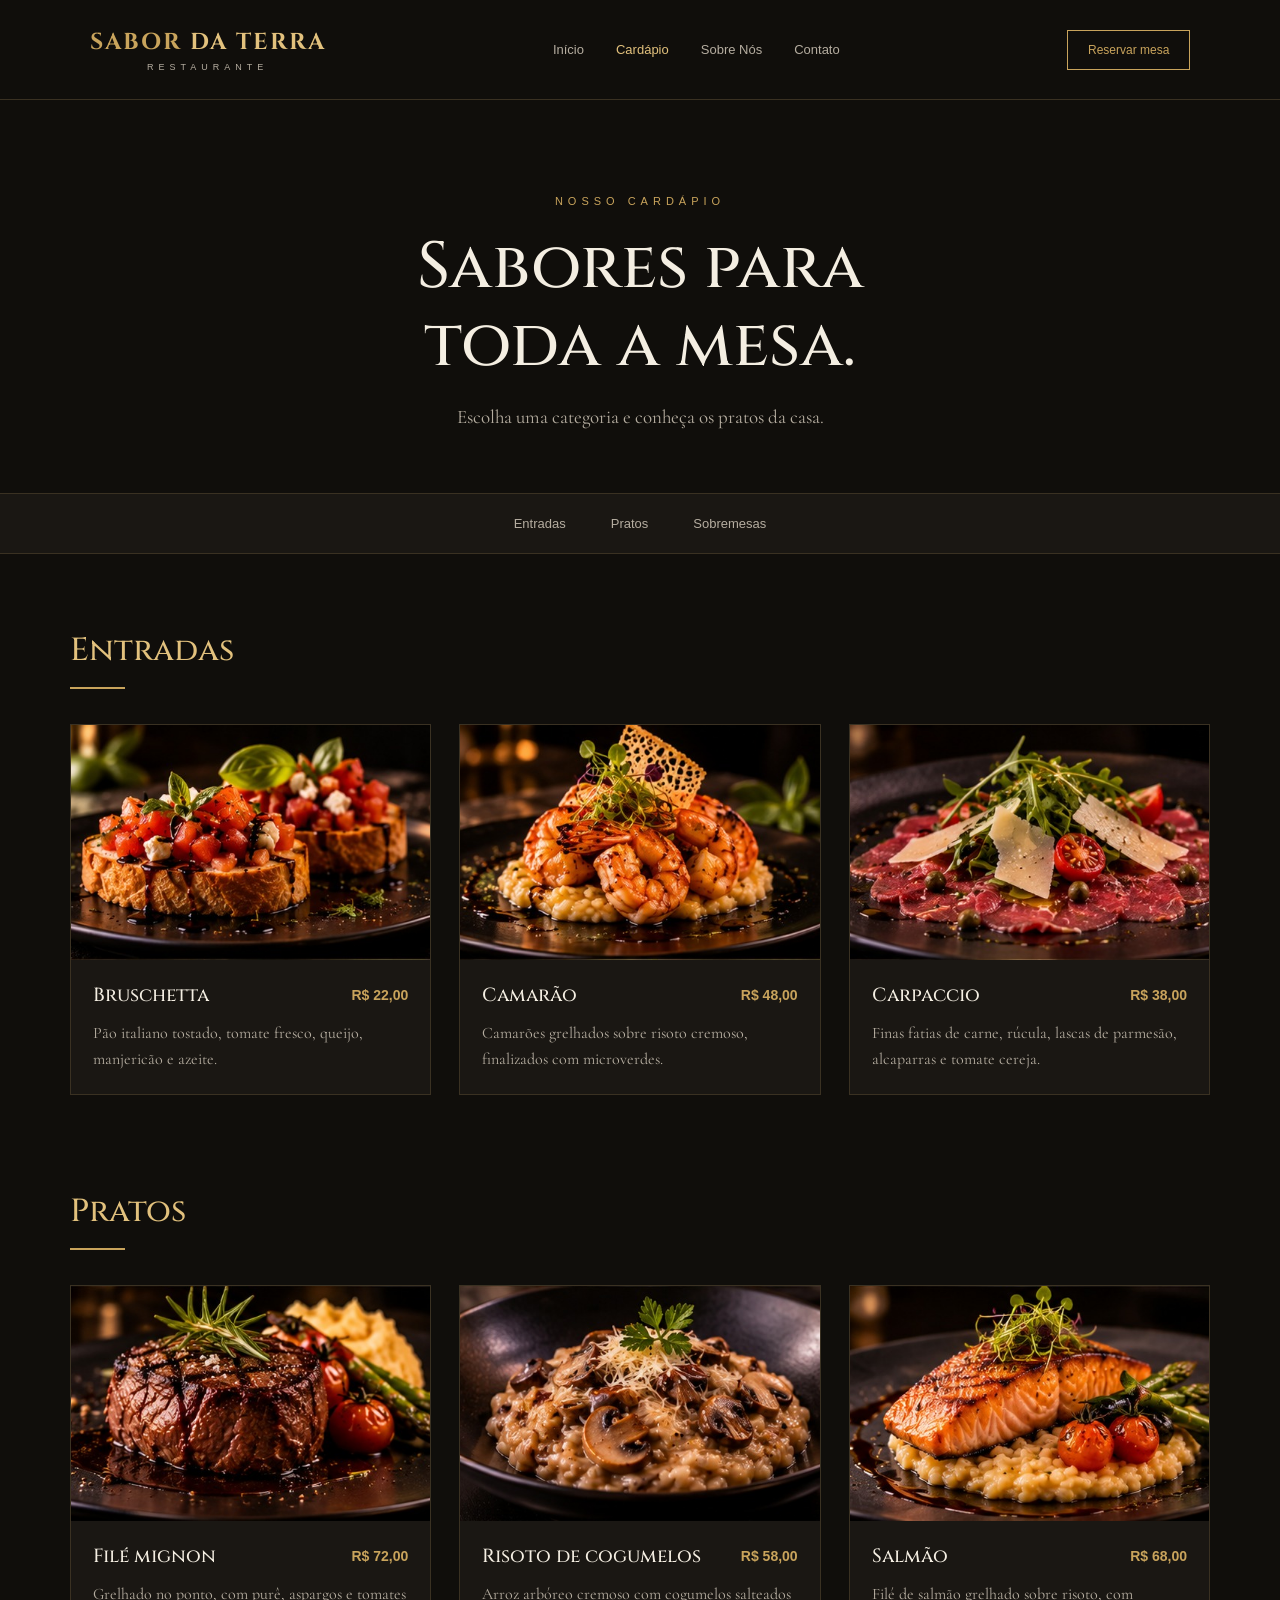
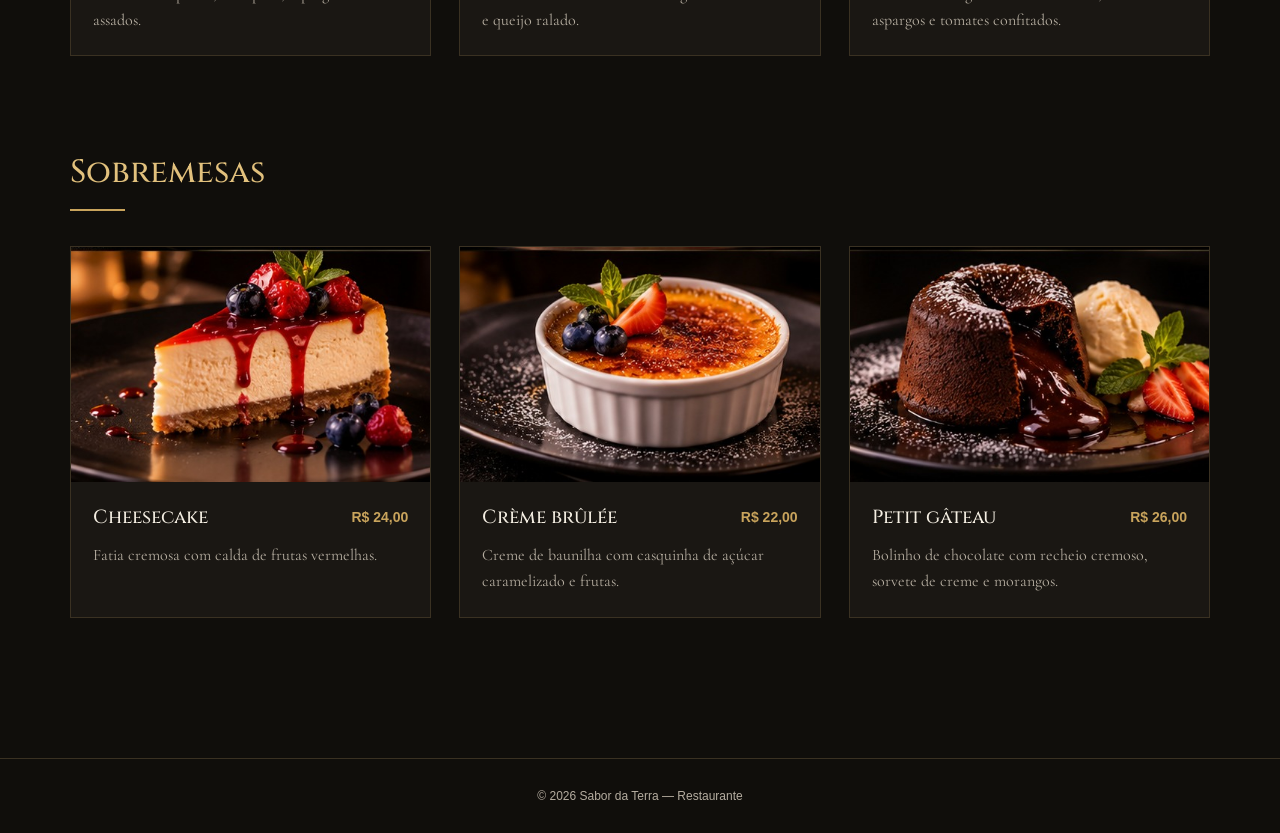
<file: cardapio.html>
<!DOCTYPE html>
<html lang="pt-BR">
<head>
    <meta charset="UTF-8">
    <meta name="viewport" content="width=device-width, initial-scale=1.0">
    <title>Cardápio | Sabor da Terra</title>
    <link rel="stylesheet" href="css/cardapio.css">

    <link rel="preconnect" href="https://fonts.googleapis.com">
    <link rel="preconnect" href="https://fonts.gstatic.com" crossorigin>
    <link href="https://fonts.googleapis.com/css2?family=Cinzel:wght@500;600&family=Cormorant+Garamond:wght@600&display=swap" rel="stylesheet">
</head>

<body>

    <header class="cabecalho">
        <a class="logo" href="index.html">
            <h1>SABOR <span>DA TERRA</span></h1>
            <p>RESTAURANTE</p>
        </a>

        <nav class="menu">
            <a href="index.html">Início</a>
            <a href="cardapio.html" class="ativo">Cardápio</a>
            <a href="index.html#sobre">Sobre Nós</a>
            <a href="index.html#contato">Contato</a>
        </nav>

        <a class="botao-contorno" href="index.html#contato">Reservar mesa</a>
    </header>


    <div class="cardapio-topo">
        <p class="subtitulo">NOSSO CARDÁPIO</p>
        <h1 class="titulo">Sabores para<br>toda a mesa.</h1>
        <p class="texto">Escolha uma categoria e conheça os pratos da casa.</p>
    </div>

    <nav class="filtros">
        <a href="#entradas">Entradas</a>
        <a href="#pratos">Pratos</a>
        <a href="#sobremesas">Sobremesas</a>
    </nav>


    <!-- ENTRADAS -->
    <section class="categoria" id="entradas">
        <h2>Entradas</h2>
        <div class="grade">

            <article class="prato" tabindex="0">
                <img src="fotos/entrada_bruschetta.jpg" alt="Bruschetta com tomate">
                <div class="prato-corpo">
                    <div class="prato-linha">
                        <h3 class="prato-nome">Bruschetta</h3>
                        <span class="prato-preco">R$ 22,00</span>
                    </div>
                    <p class="prato-descricao">Pão italiano tostado, tomate fresco, queijo, manjericão e azeite.</p>
                </div>
            </article>

            <article class="prato" tabindex="0">
                <img src="fotos/entrada_camaro.jpg" alt="Camarão grelhado sobre risoto">
                <div class="prato-corpo">
                    <div class="prato-linha">
                        <h3 class="prato-nome">Camarão</h3>
                        <span class="prato-preco">R$ 48,00</span>
                    </div>
                    <p class="prato-descricao">Camarões grelhados sobre risoto cremoso, finalizados com microverdes.</p>
                </div>
            </article>

            <article class="prato" tabindex="0">
                <img src="fotos/entrada_carpaccio.jpg" alt="Carpaccio de carne">
                <div class="prato-corpo">
                    <div class="prato-linha">
                        <h3 class="prato-nome">Carpaccio</h3>
                        <span class="prato-preco">R$ 38,00</span>
                    </div>
                    <p class="prato-descricao">Finas fatias de carne, rúcula, lascas de parmesão, alcaparras e tomate cereja.</p>
                </div>
            </article>

        </div>
    </section>


    <!-- PRATOS -->
    <section class="categoria" id="pratos">
        <h2>Pratos</h2>
        <div class="grade">

            <article class="prato" tabindex="0">
                <img src="fotos/principal_file_mignon.jpg" alt="Filé mignon grelhado">
                <div class="prato-corpo">
                    <div class="prato-linha">
                        <h3 class="prato-nome">Filé mignon</h3>
                        <span class="prato-preco">R$ 72,00</span>
                    </div>
                    <p class="prato-descricao">Grelhado no ponto, com purê, aspargos e tomates assados.</p>
                </div>
            </article>

            <article class="prato" tabindex="0">
                <img src="fotos/principal_risoto.jpg" alt="Risoto de cogumelos">
                <div class="prato-corpo">
                    <div class="prato-linha">
                        <h3 class="prato-nome">Risoto de cogumelos</h3>
                        <span class="prato-preco">R$ 58,00</span>
                    </div>
                    <p class="prato-descricao">Arroz arbóreo cremoso com cogumelos salteados e queijo ralado.</p>
                </div>
            </article>

            <article class="prato" tabindex="0">
                <img src="fotos/principal_salmon.jpg" alt="Salmão grelhado">
                <div class="prato-corpo">
                    <div class="prato-linha">
                        <h3 class="prato-nome">Salmão</h3>
                        <span class="prato-preco">R$ 68,00</span>
                    </div>
                    <p class="prato-descricao">Filé de salmão grelhado sobre risoto, com aspargos e tomates confitados.</p>
                </div>
            </article>

        </div>
    </section>


    <!-- SOBREMESAS -->
    <section class="categoria" id="sobremesas">
        <h2>Sobremesas</h2>
        <div class="grade">

            <article class="prato" tabindex="0">
                <img src="fotos/sobremesa_cheesecake.jpg" alt="Cheesecake com frutas vermelhas">
                <div class="prato-corpo">
                    <div class="prato-linha">
                        <h3 class="prato-nome">Cheesecake</h3>
                        <span class="prato-preco">R$ 24,00</span>
                    </div>
                    <p class="prato-descricao">Fatia cremosa com calda de frutas vermelhas.</p>
                </div>
            </article>

            <article class="prato" tabindex="0">
                <img src="fotos/sobremesa_creme_brulee.jpg" alt="Crème brûlée">
                <div class="prato-corpo">
                    <div class="prato-linha">
                        <h3 class="prato-nome">Crème brûlée</h3>
                        <span class="prato-preco">R$ 22,00</span>
                    </div>
                    <p class="prato-descricao">Creme de baunilha com casquinha de açúcar caramelizado e frutas.</p>
                </div>
            </article>

            <article class="prato" tabindex="0">
                <img src="fotos/sobremesa_petit_gateau.jpg" alt="Petit gâteau com sorvete">
                <div class="prato-corpo">
                    <div class="prato-linha">
                        <h3 class="prato-nome">Petit gâteau</h3>
                        <span class="prato-preco">R$ 26,00</span>
                    </div>
                    <p class="prato-descricao">Bolinho de chocolate com recheio cremoso, sorvete de creme e morangos.</p>
                </div>
            </article>

        </div>
    </section>

    <div style="height:50px"></div>

    <footer class="rodape">
        © 2026 Sabor da Terra — Restaurante
    </footer>

</body>
</html>
</file>
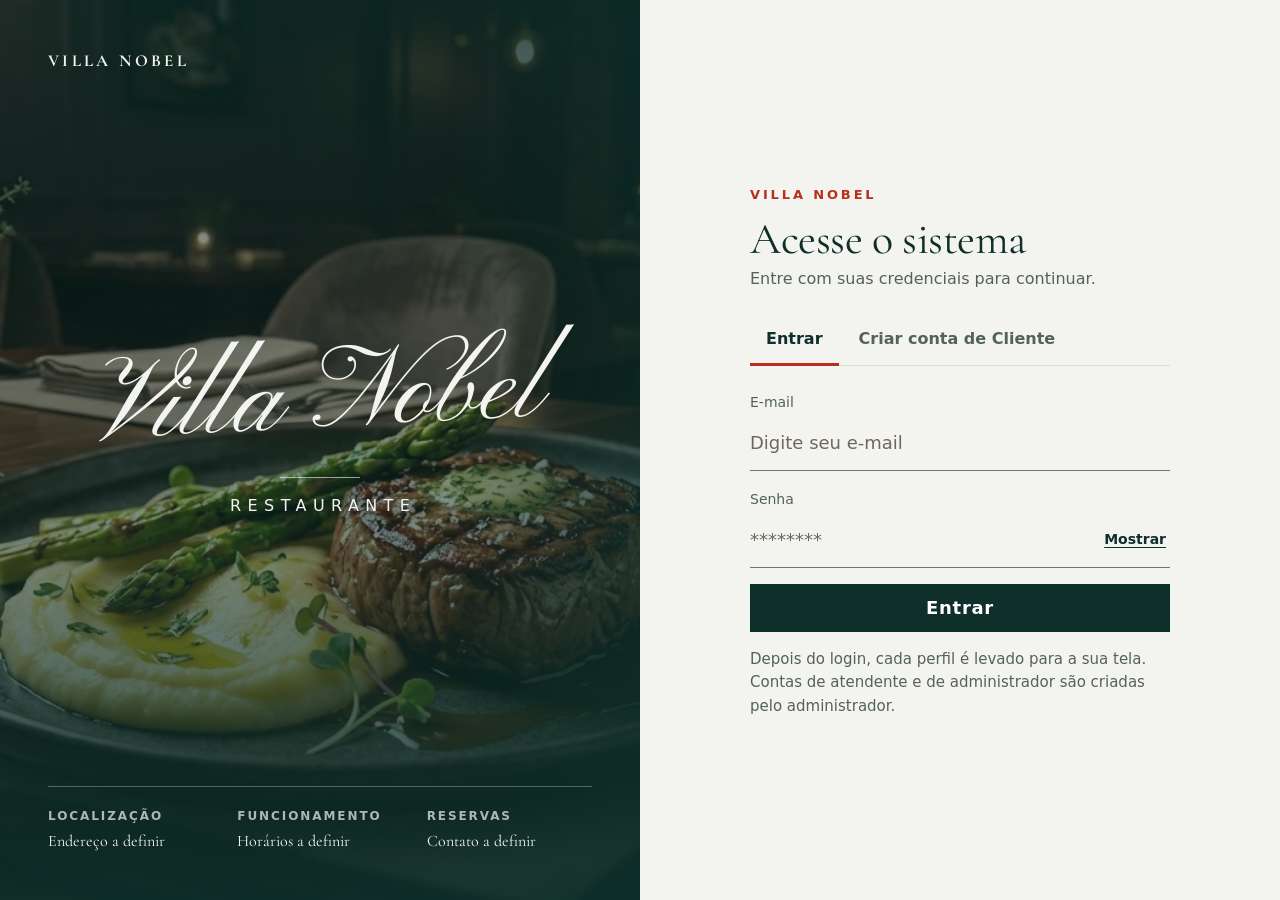
<file: cliente.html>
<!DOCTYPE html>
<html lang="pt-BR">
  <head>

    <meta charset="utf-8" />
    <meta name="viewport" content="width=device-width, initial-scale=1" />
    <meta name="theme-color" content="#0E2F2A" />
    <meta name="description" content="Villa Nobel — sistema de atendimento e cardápio digital." />
    <link rel="icon" href="data:image/svg+xml,%3Csvg xmlns='http://www.w3.org/2000/svg' viewBox='0 0 64 64'%3E%3Crect width='64' height='64' rx='12' fill='%230E2F2A'/%3E%3Ctext x='32' y='45' text-anchor='middle' font-family='Georgia,serif' font-style='italic' font-size='40' fill='%23F3F4F0'%3EV%3C/text%3E%3C/svg%3E" />
<title>Villa Nobel | Cliente</title>
    <link
      href="https://cdn.jsdelivr.net/npm/bootstrap@5.3.3/dist/css/bootstrap.min.css"
      rel="stylesheet"
    />
    <link rel="preconnect" href="https://fonts.googleapis.com" />
    <link rel="preconnect" href="https://fonts.gstatic.com" crossorigin />
    <link
      href="https://fonts.googleapis.com/css2?family=Pinyon+Script&family=Cormorant+Garamond:wght@500;600;700&display=swap"
      rel="stylesheet"
    />
    <link href="css/style.css" rel="stylesheet" />

  </head>
  <body class="cmd-body" data-perfil="cliente">
    <div class="d-flex flex-column flex-md-row min-vh-100">
    <aside class="cmd-sidebar p-3 d-flex flex-column gap-3">
      <div class="cmd-marca px-2">
        <span class="cmd-logo">Villa Nobel</span>
        <span class="cmd-marca-tipo">Restaurante</span>
      </div>

      <nav
        class="nav nav-pills flex-md-column gap-1"
        role="tablist"
        aria-label="Menu do cliente"
      >
        <button
          class="nav-link active"
          id="tab-cardapio"
          data-bs-toggle="pill"
          data-bs-target="#aba-cardapio"
          type="button"
          role="tab"
          aria-controls="aba-cardapio"
          aria-selected="true"
        >
          <svg class="cmd-icone" viewBox="0 0 24 24" aria-hidden="true"><path d="M7 3v8M4 3v5a3 3 0 0 0 6 0V3M7 11v10M17 3c-2 2-3 5-3 8h3v10"/></svg>
          <span>Cardápio</span>
        </button>
        <button
          class="nav-link"
          id="tab-chamar"
          data-bs-toggle="pill"
          data-bs-target="#aba-chamar"
          type="button"
          role="tab"
          aria-controls="aba-chamar"
          aria-selected="false"
        >
          <svg class="cmd-icone" viewBox="0 0 24 24" aria-hidden="true"><path d="M6 16V11a6 6 0 0 1 12 0v5l2 2H4zM10 21h4"/></svg>
          <span>Chamar garçom</span>
        </button>
      </nav>

      <div class="mt-md-auto pt-3 border-top cmd-sidebar-rodape">
        <div class="cmd-texto-claro small">Olá,</div>
        <div class="fw-semibold js-nome-usuario">Cliente</div>
        <button
          type="button"
          class="btn btn-link p-0 cmd-link-claro"
          id="btn-sair"
        >
          Sair
        </button>
      </div>
    </aside>

    <main class="flex-grow-1 p-3 p-md-5 cmd-conteudo">
      <div class="tab-content">
        <section
          class="tab-pane fade show active"
          id="aba-cardapio"
          role="tabpanel"
          aria-labelledby="tab-cardapio"
        >
          <div class="cmd-hero">
            <div class="cmd-hero-texto">
              <h1 class="cmd-titulo-pagina mb-1">Cardápio</h1>
              <span class="cmd-hero-apoio" id="busca-contagem" aria-live="polite"></span>
            </div>
          </div>

          <div class="cmd-barra-filtros">
            <div
              id="filtro-categorias"
              class="d-flex flex-wrap gap-2"
              role="group"
              aria-label="Filtrar por categoria"
            ></div>
            <div class="cmd-busca">
              <label for="busca-cardapio" class="visually-hidden">Buscar no cardápio</label>
              <svg class="cmd-icone" viewBox="0 0 24 24" aria-hidden="true"><circle cx="11" cy="11" r="6"/><path d="m20 20-4.5-4.5"/></svg>
              <input
                type="search"
                id="busca-cardapio"
                class="form-control"
                placeholder="Buscar prato ou bebida  ( / )"
                autocomplete="off"
              />
            </div>
          </div>

          <div id="lista-cardapio" class="row g-3"></div>
          <p id="cardapio-vazio" class="cmd-texto-apoio d-none">
            Nenhum item disponível nesta categoria.
          </p>
          <p id="busca-vazia" class="cmd-texto-apoio d-none">
            Nada encontrado para essa busca. Tente outra palavra.
          </p>
        </section>

        <section
          class="tab-pane fade"
          id="aba-chamar"
          role="tabpanel"
          aria-labelledby="tab-chamar"
        >
          <h1 class="cmd-titulo-pagina mb-1">Chamar garçom</h1>
          <p class="cmd-texto-apoio mb-4">
            Informe a sua mesa. Os atendentes e o administrador recebem o
            aviso na hora.
          </p>

          <div class="row g-4">
            <div class="col-12 col-md-6">
              <div class="card cmd-card"><div class="card-body">
              <form id="form-chamado" novalidate>
                <div class="mb-3">
                  <label for="chamado-mesa" class="form-label"
                    >Número da mesa</label
                  >
                  <div class="cmd-stepper">
                    <button type="button" class="btn btn-outline-dark" id="mesa-menos" aria-label="Diminuir número da mesa">−</button>
                    <input
                      type="number"
                      class="form-control form-control-lg cmd-input-mesa"
                      id="chamado-mesa"
                      min="1"
                      placeholder="7"
                      required
                    />
                    <button type="button" class="btn btn-outline-dark" id="mesa-mais" aria-label="Aumentar número da mesa">+</button>
                  </div>
                  <div class="form-text" id="mesa-lembrada" hidden></div>
                </div>

                <fieldset class="mb-3">
                  <legend class="form-label fs-6">Motivo (opcional)</legend>
                  <div class="d-flex flex-wrap gap-2">
                    <input
                      type="radio"
                      class="btn-check"
                      name="motivo"
                      id="motivo-conta"
                      value="Conta"
                      autocomplete="off"
                      checked
                    />
                    <label
                      class="btn btn-outline-dark rounded-pill"
                      for="motivo-conta"
                      ><svg class="cmd-icone" viewBox="0 0 24 24" aria-hidden="true"><path d="M5 4h14v16l-3-2-2 2-2-2-2 2-2-2-3 2zM9 9h6M9 13h6"/></svg>Conta</label
                    >

                    <input
                      type="radio"
                      class="btn-check"
                      name="motivo"
                      id="motivo-duvida"
                      value="Dúvida"
                      autocomplete="off"
                    />
                    <label
                      class="btn btn-outline-dark rounded-pill"
                      for="motivo-duvida"
                      ><svg class="cmd-icone" viewBox="0 0 24 24" aria-hidden="true"><circle cx="12" cy="12" r="9"/><path d="M9.5 9.5a2.5 2.5 0 1 1 3.5 2.3c-.7.4-1 .9-1 1.7M12 17h.01"/></svg>Dúvida</label
                    >

                    <input
                      type="radio"
                      class="btn-check"
                      name="motivo"
                      id="motivo-agua"
                      value="Água"
                      autocomplete="off"
                    />
                    <label
                      class="btn btn-outline-dark rounded-pill"
                      for="motivo-agua"
                      ><svg class="cmd-icone" viewBox="0 0 24 24" aria-hidden="true"><path d="M12 3s6 6.5 6 11a6 6 0 0 1-12 0c0-4.5 6-11 6-11z"/></svg>Água</label
                    >

                    <input
                      type="radio"
                      class="btn-check"
                      name="motivo"
                      id="motivo-outro"
                      value="Outro"
                      autocomplete="off"
                    />
                    <label
                      class="btn btn-outline-dark rounded-pill"
                      for="motivo-outro"
                      ><svg class="cmd-icone" viewBox="0 0 24 24" aria-hidden="true"><path d="M5 12h.01M12 12h.01M19 12h.01"/></svg>Outro</label
                    >
                  </div>
                </fieldset>

                <div
                  id="chamado-erro"
                  class="alert alert-danger d-none"
                  role="alert"
                ></div>
                <button
                  type="submit"
                  class="btn btn-lg w-100 cmd-btn-principal"
                  id="btn-chamar-garcom"
                >
                  Chamar garçom
                </button>
              </form>
              </div></div>
            </div>

            <div class="col-12 col-md-6">
              <div class="card cmd-card" id="card-ultimo-chamado">
                <div class="card-body">
                  <div
                    class="d-flex justify-content-between align-items-center mb-2"
                  >
                    <h2 class="h6 mb-0">Seu último chamado</h2>
                    <span
                      class="badge cmd-status js-status-chamado"
                      id="status-chamado"
                      >Nenhum</span
                    >
                  </div>
                  <p
                    class="cmd-texto-apoio mb-3 js-resumo-chamado"
                    id="resumo-chamado"
                  >
                    Você ainda não fez nenhum chamado.
                  </p>

                  <ol class="cmd-passos list-unstyled d-flex gap-2 mb-0">
                    <li
                      class="cmd-passo flex-fill js-passo"
                      data-passo="aberto"
                    >
                      Enviado
                    </li>
                    <li
                      class="cmd-passo flex-fill js-passo"
                      data-passo="em_atendimento"
                    >
                      Em atendimento
                    </li>
                    <li
                      class="cmd-passo flex-fill js-passo"
                      data-passo="atendido"
                    >
                      Atendido
                    </li>
                  </ol>

                  <div class="text-center">
                    <button
                      type="button"
                      class="btn cmd-btn-cancelar mt-3 d-none"
                      id="btn-cancelar-chamado"
                    >
                      Cancelar chamado
                    </button>
                  </div>
                </div>
              </div>
            </div>
          </div>
        </section>
      </div>
    </main>
    </div>

    <template id="tpl-item-cardapio">
      <div class="col-12 col-md-6 col-lg-4">
        <article class="card cmd-card h-100 cmd-item">
          <div class="card-body d-flex gap-3">
            <img class="cmd-item-foto js-foto" src="" alt="" />
            <div class="flex-grow-1">
              <div class="d-flex justify-content-between gap-2">
                <h2 class="h6 mb-1 js-nome"></h2>
                <span class="cmd-preco js-preco"></span>
              </div>
              <p class="cmd-texto-apoio small mb-1 js-descricao"></p>
              <span class="badge cmd-categoria js-categoria"></span>
            </div>
          </div>
        </article>
      </div>
    </template>

    <script src="https://cdn.jsdelivr.net/npm/bootstrap@5.3.3/dist/js/bootstrap.bundle.min.js"></script>
    <script src="js/storage.js"></script>
    <script src="js/auth.js"></script>
    <script src="js/cliente.js"></script>
    <script src="js/villa-ux.js"></script>
  </body>
</html>
</file>
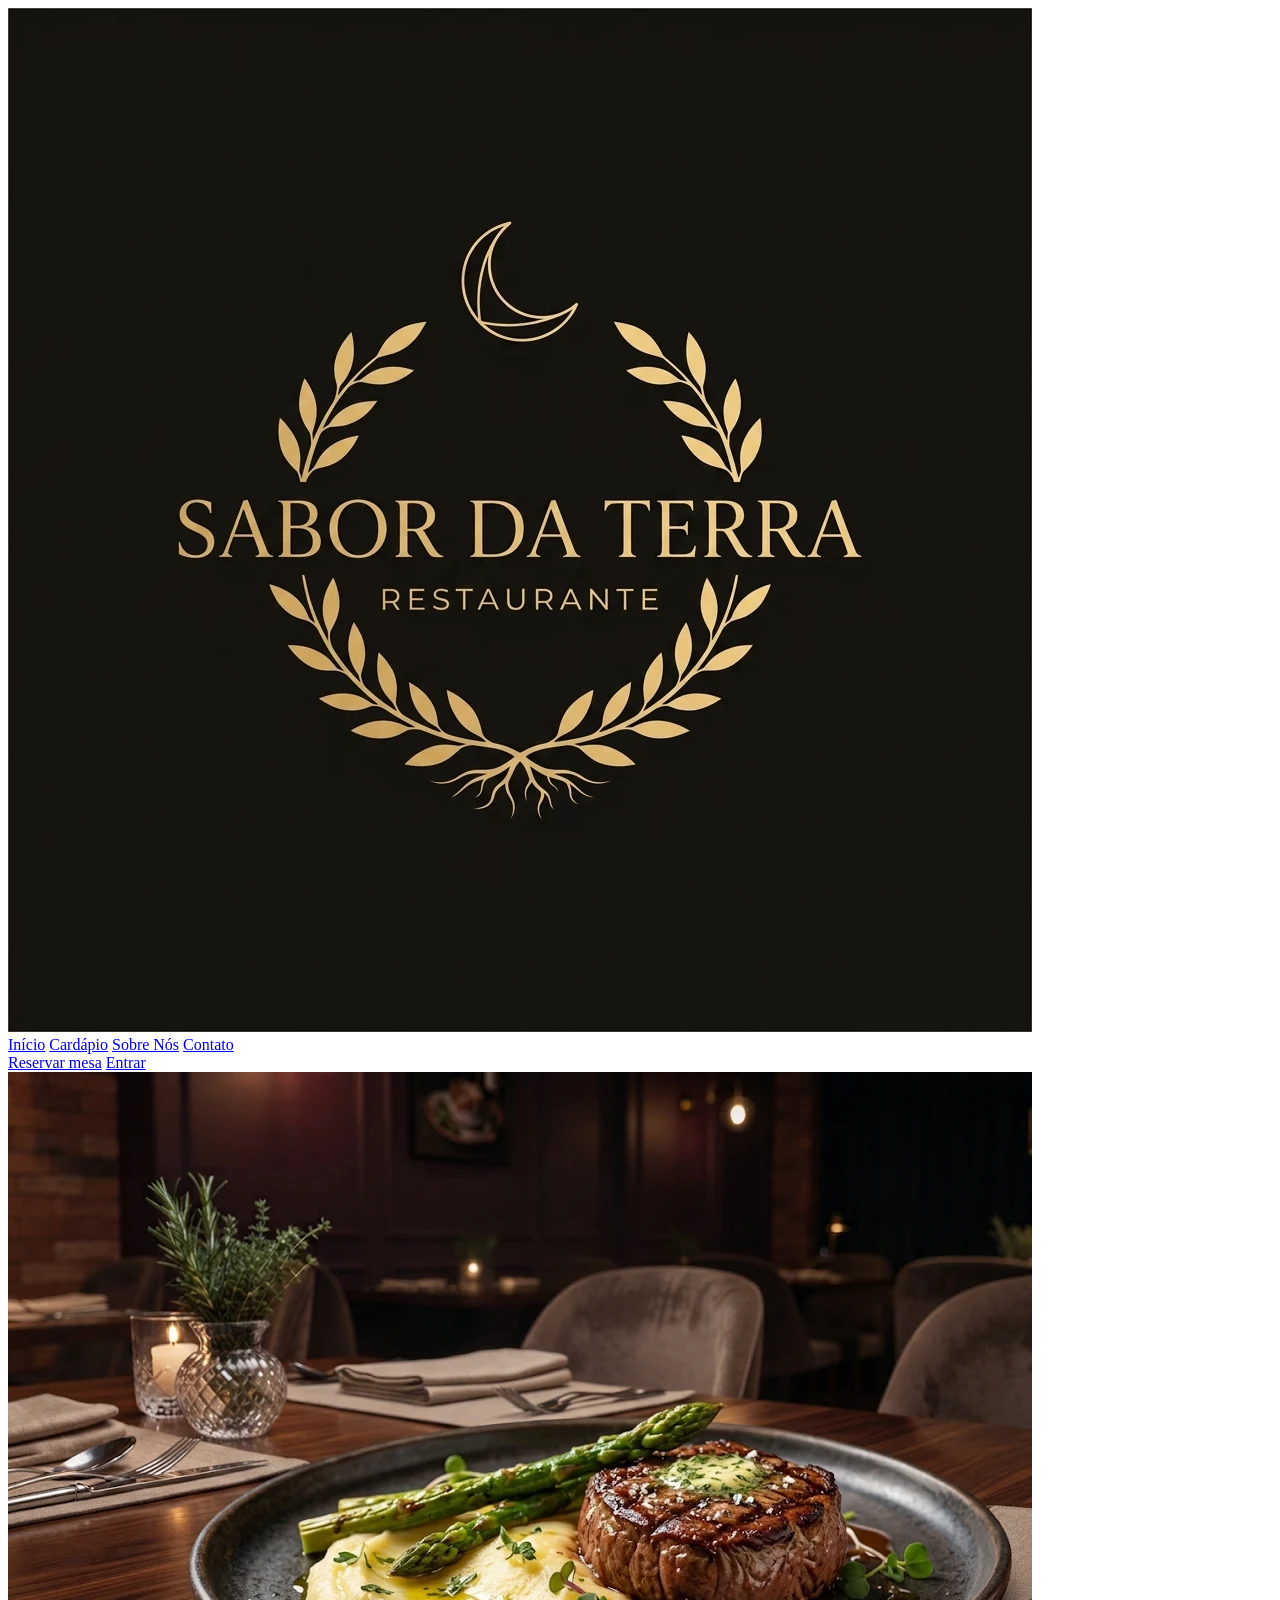
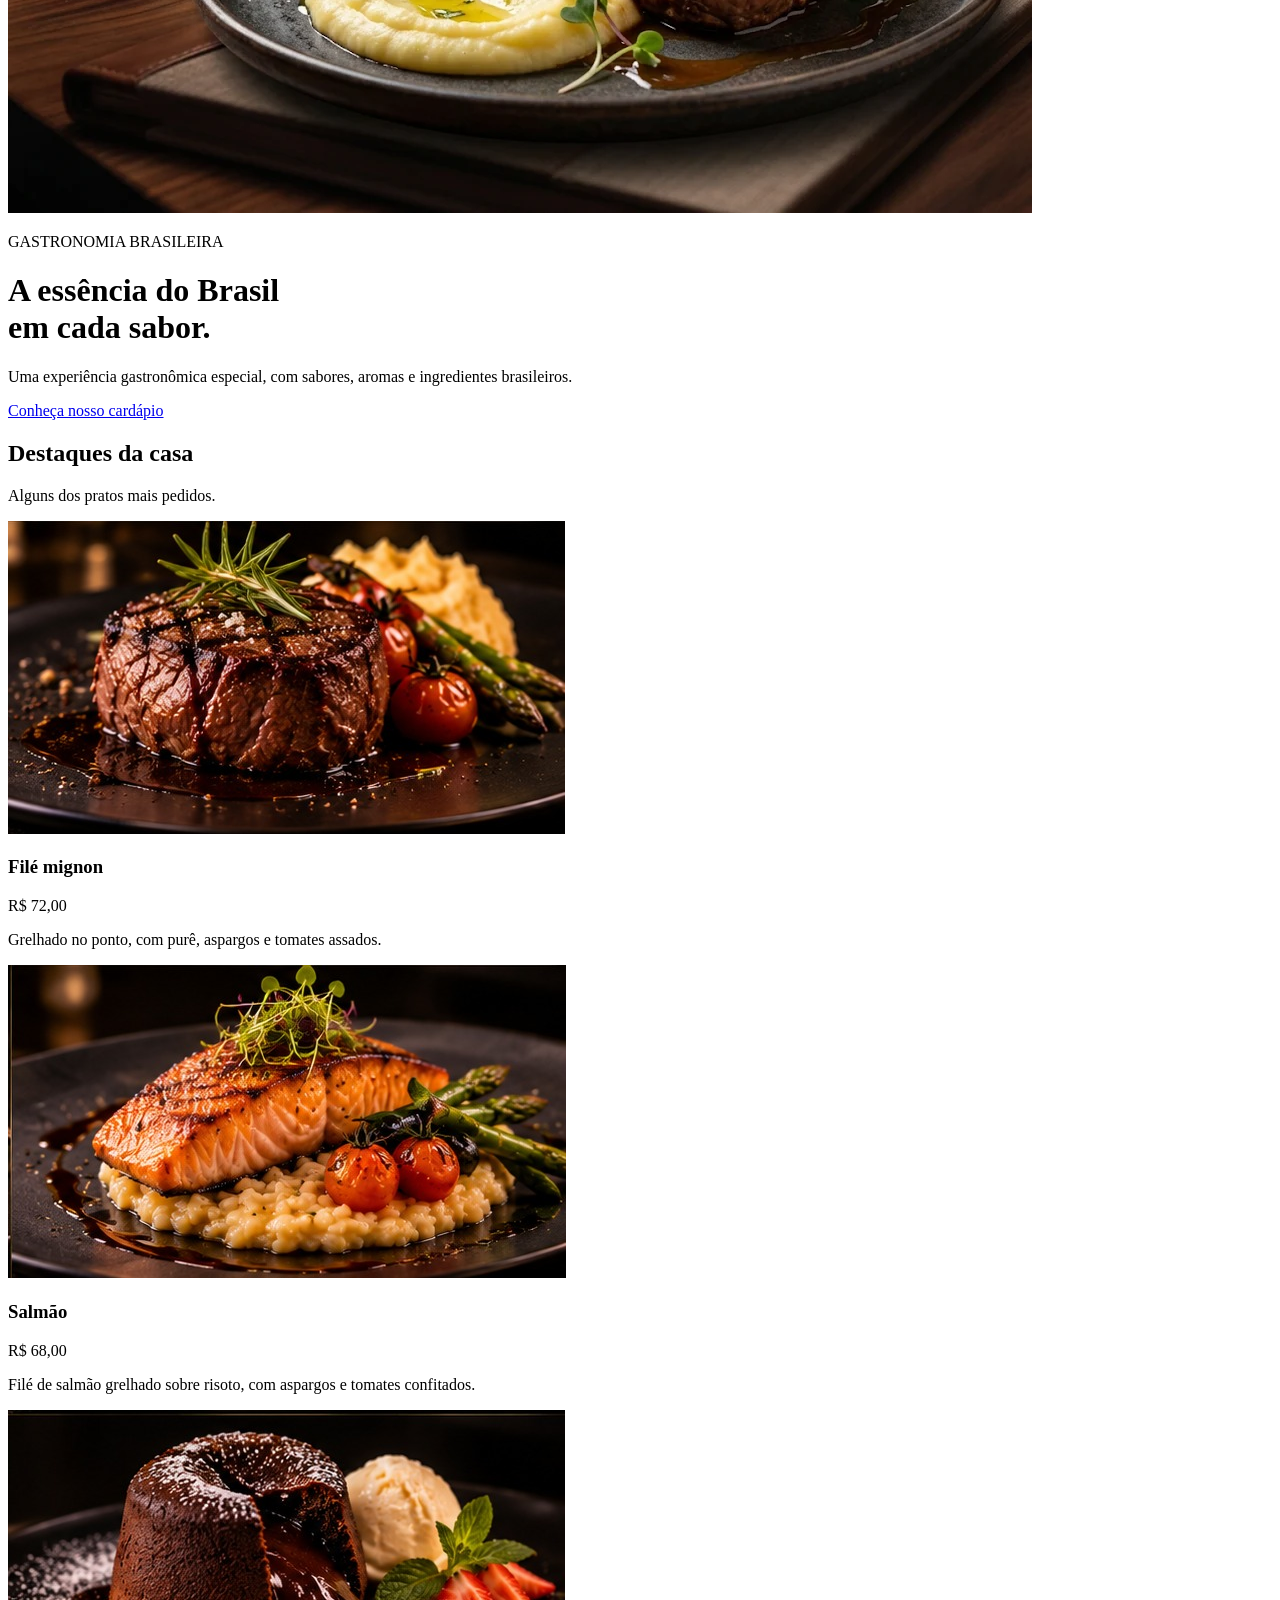
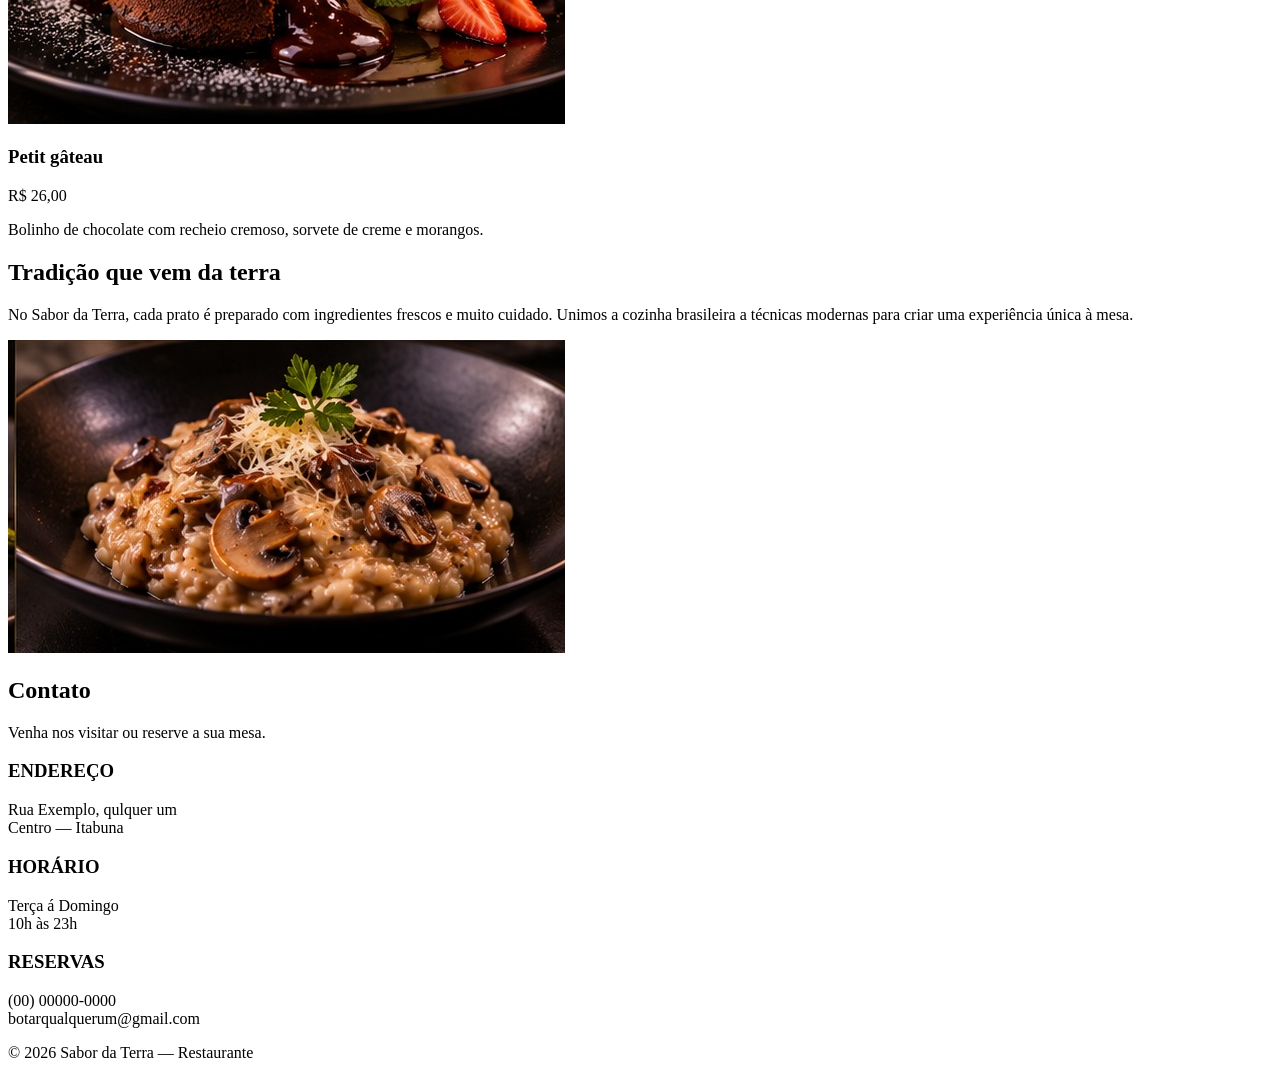
<file: pag1.html>
<!DOCTYPE html>
<html lang="pt-BR">
<head>
    <meta charset="UTF-8">
    <meta name="viewport" content="width=device-width, initial-scale=1.0">
    <title>Sabor da Terra | Restaurante</title>
    <link rel="stylesheet" href="css/style.css">
   

    <link rel="preconnect" href="https://fonts.googleapis.com">
    <link rel="preconnect" href="https://fonts.gstatic.com" crossorigin>
    <link href="https://fonts.googleapis.com/css2?family=Cinzel:wght@500;600&family=Cormorant+Garamond:wght@600&display=swap" rel="stylesheet">
</head>

<body>

    <header class="cabecalho">
        <a class="logo" href="">
            <img src="fotos/logo.webp" alt="Sabor da Terra Restaurante" class="logo-img">
        </a>

        <nav class="menu">
            <a href="index.html" class="ativo">Início</a>
            <a href="cardapio.html">Cardápio</a>
            <a href="#sobre">Sobre Nós</a>
            <a href="#contato">Contato</a>
        </nav>

        <div class="acoes-topo">
            <a class="botao-contorno" href="#contato">Reservar mesa</a>
            <a class="botao-entrar" href="index.html">Entrar</a>
        </div>
    </header>

    <!-- TOPO -->
    <main class="inicio">
        <img src="fotos/foto2.webp" alt="Filé mignon grelhado com purê e aspargos" class="inicio-bg">

        <div class="conteudo">
            <p class="subtitulo">GASTRONOMIA BRASILEIRA</p>
            <h1 class="titulo">A essência do Brasil<br>em cada sabor.</h1>
            <p class="texto">
                Uma experiência gastronômica especial,
                com sabores, aromas e ingredientes brasileiros.
            </p>
            <a href="cardapio.html" class="botao">Conheça nosso cardápio</a>
        </div>
    </main>


    <!-- DESTAQUES -->
    <section class="secao">
        <h2 class="secao-titulo">Destaques da casa</h2>
        <p class="secao-sub">Alguns dos pratos mais pedidos.</p>

        <div class="grade">

            <article class="prato">
                <img src="fotos/principal_file_mignon.jpg" alt="Filé mignon grelhado">
                <div class="prato-corpo">
                    <div class="prato-linha">
                        <h3 class="prato-nome">Filé mignon</h3>
                        <span class="prato-preco">R$ 72,00</span>
                    </div>
                    <p class="prato-descricao">Grelhado no ponto, com purê, aspargos e tomates assados.</p>
                </div>
            </article>

            <article class="prato">
                <img src="fotos/principal_salmon.jpg" alt="Salmão grelhado">
                <div class="prato-corpo">
                    <div class="prato-linha">
                        <h3 class="prato-nome">Salmão</h3>
                        <span class="prato-preco">R$ 68,00</span>
                    </div>
                    <p class="prato-descricao">Filé de salmão grelhado sobre risoto, com aspargos e tomates confitados.</p>
                </div>
            </article>

            <article class="prato">
                <img src="fotos/sobremesa_petit_gateau.jpg" alt="Petit gâteau com sorvete">
                <div class="prato-corpo">
                    <div class="prato-linha">
                        <h3 class="prato-nome">Petit gâteau</h3>
                        <span class="prato-preco">R$ 26,00</span>
                    </div>
                    <p class="prato-descricao">Bolinho de chocolate com recheio cremoso, sorvete de creme e morangos.</p>
                </div>
            </article>

        </div>
    </section>


    <!-- SOBRE -->
    <section class="secao sobre" id="sobre">
        <div>
            <p class="subtitulo"></p>
            <h2 class="secao-titulo">Tradição que vem da terra</h2>
            <p class="texto" >
                No Sabor da Terra, cada prato é preparado com ingredientes frescos
                e muito cuidado. Unimos a cozinha brasileira a técnicas modernas
                para criar uma experiência única à mesa.
            </p>
        </div>
        <div>
            <img src="fotos/principal_risoto.jpg" alt="Risoto de cogumelos" class="sobre-img">
        </div>
    </section>


    <!-- CONTATO -->
    <section class="secao contato" id="contato">
        <h2 class="secao-titulo">Contato</h2>
        <p class="secao-sub">Venha nos visitar ou reserve a sua mesa.</p>

        <div class="contato-grade">
            <div class="contato-item">
                <h3>ENDEREÇO</h3>
                <p>Rua Exemplo, qulquer um <br>Centro — Itabuna</p>
            </div>
            <div class="contato-item">
                <h3>HORÁRIO</h3>
                <p>Terça á Domingo<br>10h às 23h</p>
            </div>
            <div class="contato-item">
                <h3>RESERVAS</h3>
                <p>(00) 00000-0000<br>botarqualquerum@gmail.com</p>
            </div>
        </div>
    </section>


    <footer class="rodape">
        © 2026 Sabor da Terra — Restaurante
    </footer>

</body>
</html>
</file>
<file: css/style.css>
:root {
    --fundo: #F3F4F0;
    --fundo-2: #E3EAE4;
    --superficie: #FFFFFF;
    --borda: #D9DDD6;
    --borda-forte: #6B7670;
    --tinta: #0E2F2A;
    --tinta-2: #1C4A42;
    --apoio: #55615C;
    --acento: #B8301C;
    --acento-hover: #962512;
    --verde: #1F6B4F;
    --ambar: #2D4A7A;
    --erro: #A12618;
    --raio: 4px;
    --raio-card: 4px;
    --serif: 'Cormorant Garamond', 'Palatino Linotype', Palatino, 'Book Antiqua', 'URW Palladio L', serif;
    --sans: system-ui, -apple-system, 'Segoe UI', Roboto, 'Helvetica Neue', Arial, sans-serif;
    --marca-escura: url("data:image/svg+xml,%3csvg xmlns='http://www.w3.org/2000/svg' viewBox='0 0 34 40'%3e%3cpath d='M3 2h28v32l-2.3 3.4-2.3-3.4-2.3 3.4-2.3-3.4-2.3 3.4-2.3-3.4-2.3 3.4-2.3-3.4-2.3 3.4L3 34z' fill='%230E2F2A'/%3e%3cpath d='M9 12h16M9 19h16M9 26h9' stroke='%23F3F4F0' stroke-width='2'/%3e%3cpath d='M22 30 31 8' stroke='%23B8301C' stroke-width='3'/%3e%3c/svg%3e");
    --marca-clara: url("data:image/svg+xml,%3csvg xmlns='http://www.w3.org/2000/svg' viewBox='0 0 34 40'%3e%3cpath d='M3 2h28v32l-2.3 3.4-2.3-3.4-2.3 3.4-2.3-3.4-2.3 3.4-2.3-3.4-2.3 3.4-2.3-3.4-2.3 3.4L3 34z' fill='%23F3F4F0'/%3e%3cpath d='M9 12h16M9 19h16M9 26h9' stroke='%230E2F2A' stroke-width='2'/%3e%3cpath d='M22 30 31 8' stroke='%23E8573F' stroke-width='3'/%3e%3c/svg%3e");
}

.cmd-body {
    --bs-body-color: var(--tinta);
    --bs-body-bg: var(--fundo);
    --bs-border-color: var(--borda);
    min-height: 100vh;
    background: var(--fundo);
    color: var(--tinta);
    font-family: var(--sans);
    font-size: 1rem;
    line-height: 1.55;
}

.cmd-body h1,
.cmd-body h2,
.cmd-body h3,
.cmd-body h4,
.cmd-body h5,
.cmd-body h6 {
    font-family: var(--serif);
    color: var(--tinta);
    line-height: 1.2;
}

.cmd-body .cmd-conteudo {
    min-width: 0;
    background: var(--fundo);
}

.cmd-body .cmd-conteudo.container {
    max-width: 1100px;
}

.cmd-body .cmd-titulo-pagina {
    font-family: var(--serif);
    font-size: 2.25rem;
    font-weight: 700;
    letter-spacing: -0.01em;
    color: var(--tinta);
}

.cmd-body .cmd-texto-apoio {
    color: var(--apoio);
    font-size: 0.9375rem;
    line-height: 1.55;
}

.cmd-body .cmd-preco,
.cmd-body .cmd-numero-mesa {
    font-family: var(--serif);
    font-weight: 700;
    color: var(--tinta);
    font-variant-numeric: tabular-nums;
    white-space: nowrap;
}

.cmd-body .cmd-numero-mesa {
    display: block;
    font-size: 2.5rem;
    line-height: 1;
}

.cmd-body .cmd-numero-grande {
    font-family: var(--serif);
    font-size: 3rem;
    font-weight: 700;
    line-height: 1.1;
    color: var(--acento);
    font-variant-numeric: tabular-nums;
}

.cmd-body #pedido-total {
    font-family: var(--serif);
    font-size: 1.75rem;
    font-weight: 700;
    color: var(--tinta);
}

.cmd-body .cmd-logo {
    display: inline-flex;
    align-items: center;
    gap: 0.6rem;
    font-family: var(--serif);
    font-size: 1.05rem;
    font-weight: 700;
    letter-spacing: 0.2em;
    text-transform: uppercase;
    color: var(--tinta);
}

.cmd-body .cmd-logo::before {
    content: "";
    flex: none;
    width: 1.5rem;
    height: 1.75rem;
    background: var(--marca-escura) center / contain no-repeat;
}

.cmd-body .cmd-sidebar .cmd-logo,
.cmd-body .cmd-painel-marca .cmd-logo {
    color: var(--fundo);
}

.cmd-body .cmd-sidebar .cmd-logo::before {
    content: none;
}

.cmd-body .cmd-sidebar .cmd-logo {
    font-family: 'Pinyon Script', 'Snell Roundhand', 'Brush Script MT', cursive;
    font-size: 2.1rem;
    font-weight: 400;
    letter-spacing: 0;
    line-height: 1.1;
    text-transform: none;
}

.cmd-body .cmd-marca {
    display: flex;
    flex-direction: column;
    gap: 0.15rem;
    padding-top: 0.5rem;
    padding-bottom: 0.5rem;
}

.cmd-body .cmd-marca-tipo {
    padding-left: 0.15rem;
    font-size: 0.6875rem;
    letter-spacing: 0.35em;
    text-transform: uppercase;
    color: rgba(243, 244, 240, 0.7);
}

.cmd-body .cmd-texto-claro {
    color: rgba(243, 244, 240, 0.75);
}

.cmd-body .cmd-painel-marca .cmd-logo::before {
    content: none;
}

.cmd-body :focus-visible {
    outline: 3px solid var(--acento) !important;
    outline-offset: 2px;
}

.cmd-body .btn-check:focus-visible + .btn {
    outline: 3px solid var(--acento) !important;
    outline-offset: 2px;
}

.cmd-body .btn:focus-visible,
.cmd-body .btn-check:focus-visible + .btn,
.cmd-body .nav-link:focus-visible,
.cmd-body .form-control:focus,
.cmd-body .form-select:focus,
.cmd-body .form-check-input:focus {
    box-shadow: none !important;
}

.cmd-body .btn {
    --bs-btn-border-radius: var(--raio);
    --bs-btn-font-size: 1rem;
    --bs-btn-padding-x: 1rem;
    --bs-btn-padding-y: 0.5rem;
    display: inline-flex;
    align-items: center;
    justify-content: center;
    gap: 0.5rem;
    min-height: 44px;
    font-weight: 600;
    line-height: 1.3;
}

.cmd-body .btn-sm {
    --bs-btn-padding-x: 0.9rem;
    --bs-btn-padding-y: 0.4rem;
    --bs-btn-font-size: 1rem;
}

.cmd-body .btn-lg {
    min-height: 52px;
    --bs-btn-font-size: 1.125rem;
}

.cmd-body .btn.cmd-btn-principal {
    --bs-btn-color: #fff;
    --bs-btn-bg: var(--acento);
    --bs-btn-border-color: var(--acento);
    --bs-btn-hover-color: #fff;
    --bs-btn-hover-bg: var(--acento-hover);
    --bs-btn-hover-border-color: var(--acento-hover);
    --bs-btn-active-color: #fff;
    --bs-btn-active-bg: var(--acento-hover);
    --bs-btn-active-border-color: var(--acento-hover);
    --bs-btn-disabled-color: #fff;
    --bs-btn-disabled-bg: var(--acento);
    --bs-btn-disabled-border-color: var(--acento);
    min-height: 48px;
}

.cmd-body .btn.cmd-btn-cancelar {
    --bs-btn-color: #fff;
    --bs-btn-bg: var(--acento);
    --bs-btn-border-color: var(--acento);
    --bs-btn-hover-color: #fff;
    --bs-btn-hover-bg: var(--acento-hover);
    --bs-btn-hover-border-color: var(--acento-hover);
    --bs-btn-active-color: #fff;
    --bs-btn-active-bg: var(--acento-hover);
    --bs-btn-active-border-color: var(--acento-hover);
    min-height: 48px;
    padding-left: 2rem;
    padding-right: 2rem;
    font-weight: 700;
    box-shadow: 0 4px 14px rgba(184, 48, 28, 0.35);
}

.cmd-body .btn-outline-dark {
    --bs-btn-color: var(--tinta);
    --bs-btn-bg: var(--superficie);
    --bs-btn-border-color: var(--tinta);
    --bs-btn-hover-color: #fff;
    --bs-btn-hover-bg: var(--tinta);
    --bs-btn-hover-border-color: var(--tinta);
    --bs-btn-active-color: #fff;
    --bs-btn-active-bg: var(--tinta);
    --bs-btn-active-border-color: var(--tinta);
}

.cmd-body .btn-outline-secondary {
    --bs-btn-color: var(--apoio);
    --bs-btn-bg: var(--superficie);
    --bs-btn-border-color: var(--borda-forte);
    --bs-btn-hover-color: var(--tinta);
    --bs-btn-hover-bg: var(--fundo-2);
    --bs-btn-hover-border-color: var(--tinta);
    --bs-btn-active-color: var(--tinta);
    --bs-btn-active-bg: var(--fundo-2);
    --bs-btn-active-border-color: var(--tinta);
}

.cmd-body .btn-link,
.cmd-body .cmd-link-claro {
    --bs-btn-color: var(--acento);
    --bs-btn-hover-color: var(--acento-hover);
    --bs-btn-active-color: var(--acento-hover);
    --bs-btn-disabled-color: var(--apoio);
    color: var(--acento);
    text-decoration: underline;
    text-underline-offset: 3px;
}

.cmd-body .cmd-link-claro:hover {
    color: var(--acento-hover);
}

.cmd-body .rounded-pill {
    border-radius: var(--raio) !important;
}

.cmd-body .btn.js-filtro {
    --bs-btn-color: var(--tinta);
    --bs-btn-bg: var(--superficie);
    --bs-btn-border-color: var(--borda-forte);
    --bs-btn-hover-color: var(--tinta);
    --bs-btn-hover-bg: var(--fundo-2);
    --bs-btn-hover-border-color: var(--tinta);
    --bs-btn-active-color: #fff;
    --bs-btn-active-bg: var(--tinta);
    --bs-btn-active-border-color: var(--tinta);
}

.cmd-body .btn.js-filtro.active::before,
.cmd-body .btn-check:checked + .btn::before {
    content: "✓";
    font-weight: 700;
}

.cmd-body .form-label,
.cmd-body legend.form-label {
    color: var(--tinta);
    font-size: 1rem;
    font-weight: 600;
    margin-bottom: 0.4rem;
}

.cmd-body .form-control,
.cmd-body .form-select {
    min-height: 48px;
    padding: 0.6rem 0.85rem;
    font-size: 1rem;
    color: var(--tinta);
    background-color: var(--superficie);
    border: 1px solid var(--borda-forte);
    border-radius: var(--raio);
}

.cmd-body .form-select {
    padding-right: 2.5rem;
}

.cmd-body textarea.form-control {
    min-height: 96px;
}

.cmd-body .form-control:focus,
.cmd-body .form-select:focus {
    color: var(--tinta);
    background-color: var(--superficie);
    border-color: var(--acento);
}

.cmd-body .form-control::placeholder {
    color: #6F665D;
}

.cmd-body .form-control-lg {
    min-height: 56px;
    font-size: 1.125rem;
}

.cmd-body .cmd-input-mesa {
    max-width: 180px;
    min-height: 64px;
    font-family: var(--serif);
    font-size: 2rem;
    font-weight: 700;
    text-align: center;
}

.cmd-body .form-check-input {
    border: 1px solid var(--borda-forte);
}

.cmd-body .form-check-input:checked {
    background-color: var(--acento);
    border-color: var(--acento);
}

.cmd-body .form-switch {
    display: flex;
    align-items: center;
    gap: 0.75rem;
    min-height: 44px;
    padding-left: 0;
}

.cmd-body .form-switch .form-check-input {
    flex: none;
    float: none;
    width: 3rem;
    height: 1.5rem;
    margin: 0;
    cursor: pointer;
}

.cmd-body .form-switch .form-check-input:not(:checked),
.cmd-body .form-switch .form-check-input:focus:not(:checked) {
    --bs-form-switch-bg: url("data:image/svg+xml,%3csvg xmlns='http://www.w3.org/2000/svg' viewBox='-4 -4 8 8'%3e%3ccircle r='3' fill='%235E564E'/%3e%3c/svg%3e");
}

.cmd-body .form-switch .form-check-label {
    display: flex;
    flex: 1;
    align-items: center;
    min-height: 44px;
    cursor: pointer;
}

.cmd-body .alert {
    --bs-alert-padding-y: 0.75rem;
    --bs-alert-padding-x: 1rem;
    border-radius: var(--raio);
    font-size: 1rem;
}

.cmd-body .alert-danger {
    --bs-alert-color: var(--erro);
    --bs-alert-bg: #FBEDEA;
    --bs-alert-border-color: var(--erro);
}

.cmd-body .alert-danger::before {
    content: "Atenção: ";
    font-weight: 700;
}

.cmd-body .alert-success {
    --bs-alert-color: var(--verde);
    --bs-alert-bg: #E8F3ED;
    --bs-alert-border-color: var(--verde);
}

.cmd-body .alert-success::before {
    content: "✓ ";
    font-weight: 700;
}

.cmd-body .badge {
    padding: 0.3em 0.65em;
    font-size: 0.875rem;
    font-weight: 600;
    line-height: 1.35;
    border: 1px solid transparent;
    border-radius: 4px;
}

.cmd-body .badge.text-bg-warning {
    background-color: var(--superficie) !important;
    color: var(--acento) !important;
    border-color: var(--acento);
}

.cmd-body .badge.text-bg-info {
    background-color: var(--superficie) !important;
    color: var(--ambar) !important;
    border-color: var(--ambar);
}

.cmd-body .badge.text-bg-success {
    background-color: var(--superficie) !important;
    color: var(--verde) !important;
    border-color: var(--verde);
}

.cmd-body .badge.text-bg-secondary {
    background-color: var(--superficie) !important;
    color: var(--apoio) !important;
    border-color: var(--borda-forte);
}

.cmd-body .cmd-status.text-bg-warning::before { content: "○ "; }
.cmd-body .cmd-status.text-bg-info::before { content: "◐ "; }
.cmd-body .cmd-status.text-bg-success::before { content: "✓ "; }
.cmd-body .cmd-status.text-bg-secondary::before { content: "– "; }

.cmd-body .badge.cmd-destino.text-bg-warning,
.cmd-body .badge.cmd-destino.text-bg-success {
    background-color: var(--fundo-2) !important;
    color: var(--tinta) !important;
    border-color: var(--borda-forte);
}

.cmd-body .badge.cmd-categoria {
    background-color: var(--fundo-2);
    color: var(--apoio);
    border-color: var(--borda);
}

.cmd-body .badge.cmd-selo {
    min-width: 1.75rem;
    background-color: var(--tinta);
    color: #fff;
    border-radius: 999px !important;
}

.cmd-body .nav-link.active .cmd-selo {
    background-color: #fff;
    color: var(--acento);
}

.cmd-body .cmd-card {
    --bs-card-bg: var(--superficie);
    --bs-card-color: var(--tinta);
    --bs-card-border-color: var(--borda);
    --bs-card-border-radius: var(--raio-card);
    --bs-card-inner-border-radius: calc(var(--raio-card) - 1px);
    box-shadow: none;
}

.cmd-body .cmd-card .card-body {
    padding: 1.25rem;
}

.cmd-body .cmd-card h2 {
    font-weight: 700;
}

.cmd-body .cmd-chamado .card-body > :first-child,
.cmd-body .cmd-pedido .card-body > :first-child {
    padding-bottom: 0.85rem;
    border-bottom: 1px dashed var(--borda-forte);
}

.cmd-body .cmd-pedido .js-itens {
    font-size: 1rem;
    line-height: 1.6;
}

.cmd-body .cmd-pedido strong,
.cmd-body .cmd-chamado .js-motivo {
    font-family: var(--serif);
}

.cmd-body .cmd-chamado .js-motivo {
    font-size: 1.25rem;
    font-weight: 700;
}

.cmd-body .cmd-painel-marca {
    position: relative;
    isolation: isolate;
    overflow: hidden;
    align-items: stretch;
    justify-content: space-between !important;
    background: var(--tinta);
    border-right: 0;
    padding: 2.5rem;
    color: var(--fundo);
}

.cmd-body .cmd-imagem-fundo {
    position: absolute;
    inset: 0;
    z-index: -2;
    width: 100%;
    height: 100%;
    object-fit: cover;
    object-position: 60% center;
}

.cmd-body .cmd-painel-marca::after {
    content: "";
    position: absolute;
    inset: 0;
    z-index: -1;
    pointer-events: none;
    background:
        linear-gradient(to bottom, rgba(14, 47, 42, 0.75) 0%, rgba(14, 47, 42, 0.45) 35%, rgba(14, 47, 42, 0.55) 60%, rgba(14, 47, 42, 0.92) 100%),
        linear-gradient(to right, rgba(14, 47, 42, 0) 70%, rgba(14, 47, 42, 0.5) 100%);
}

.cmd-body .cmd-letreiro {
    display: flex;
    flex-direction: column;
    align-items: center;
    padding: 2rem 0;
    text-align: center;
    color: var(--fundo);
}

.cmd-body .cmd-letreiro-nome {
    font-family: 'Pinyon Script', 'Snell Roundhand', 'Brush Script MT', cursive;
    font-size: clamp(72px, 9vw, 136px);
    font-weight: 400;
    line-height: 1;
    transform: rotate(-3deg);
    white-space: nowrap;
}

.cmd-body .cmd-letreiro-linha {
    display: block;
    width: 80px;
    height: 1px;
    margin: 1.25rem 0 1rem;
    background: var(--fundo);
    opacity: 0.6;
}

.cmd-body .cmd-letreiro-tipo {
    font-family: var(--sans);
    font-size: 16px;
    letter-spacing: 0.4em;
    margin-right: -0.4em;
    text-transform: uppercase;
}

.cmd-body .cmd-detalhes {
    display: grid;
    grid-template-columns: repeat(3, 1fr);
    gap: 1.5rem;
    margin: 0;
    padding-top: 1.25rem;
    border-top: 1px solid rgba(243, 244, 240, 0.3);
}

.cmd-body .cmd-detalhes dt {
    margin-bottom: 0.25rem;
    font-size: 0.75rem;
    font-weight: 600;
    letter-spacing: 0.16em;
    text-transform: uppercase;
    color: rgba(243, 244, 240, 0.7);
}

.cmd-body .cmd-detalhes dd {
    margin: 0;
    font-family: var(--serif);
    font-size: 1rem;
    line-height: 1.4;
    color: var(--fundo);
}

.cmd-body main {
    background: var(--fundo);
}

.cmd-body .cmd-caixa-login {
    max-width: 420px;
    padding: 0;
    background: transparent;
    border: 0;
}

.cmd-body .cmd-badge-sistema {
    display: inline-block;
    font-size: 0.8125rem;
    font-weight: 600;
    letter-spacing: 0.22em;
    color: var(--acento);
}

.cmd-body .cmd-titulo-login {
    font-family: var(--serif);
    font-size: 2.75rem;
    font-weight: 400;
    line-height: 1.1;
    letter-spacing: -0.01em;
    color: var(--tinta);
}

.cmd-body .cmd-caixa-login .form-label {
    font-size: 0.875rem;
    font-weight: 500;
    color: var(--apoio);
    margin-bottom: 0;
}

.cmd-body .cmd-caixa-login .form-control,
.cmd-body .cmd-caixa-login .form-select {
    padding-left: 0;
    padding-right: 0;
    background-color: transparent;
    border-width: 0 0 1px;
    border-radius: 0;
    box-shadow: none;
}

.cmd-body .cmd-caixa-login .form-control:focus,
.cmd-body .cmd-caixa-login .form-select:focus {
    background-color: transparent;
    border-color: var(--tinta);
    box-shadow: 0 1px 0 0 var(--tinta);
}

.cmd-body .cmd-caixa-login .btn.cmd-btn-principal {
    --bs-btn-bg: var(--tinta);
    --bs-btn-border-color: var(--tinta);
    --bs-btn-hover-bg: var(--tinta-2);
    --bs-btn-hover-border-color: var(--tinta-2);
    --bs-btn-active-bg: var(--tinta-2);
    --bs-btn-active-border-color: var(--tinta-2);
    --bs-btn-disabled-bg: var(--tinta);
    --bs-btn-disabled-border-color: var(--tinta);
    border-radius: 0;
    letter-spacing: 0.04em;
}

.cmd-body .cmd-subtitulo-login {
    font-size: 1rem;
    color: var(--apoio);
}

.cmd-body .cmd-caixa-login .nav-tabs {
    gap: 0.25rem;
    border-bottom: 1px solid var(--borda);
}

.cmd-body .cmd-caixa-login .nav-tabs .nav-link {
    min-height: 48px;
    padding: 0.7rem 1rem;
    font-weight: 600;
    color: var(--apoio);
    background: transparent;
    border: 0;
    border-bottom: 3px solid transparent;
    border-radius: 0;
}

.cmd-body .cmd-caixa-login .nav-tabs .nav-link:hover {
    color: var(--tinta);
    border-color: transparent transparent var(--borda-forte);
}

.cmd-body .cmd-caixa-login .nav-tabs .nav-link.active {
    color: var(--tinta);
    background: transparent;
    border-color: transparent transparent var(--acento);
}

.cmd-body .cmd-sidebar {
    width: 264px;
    min-width: 264px;
    min-height: 100vh;
    background: var(--tinta);
    color: var(--fundo);
    border-right: 0;
}

.cmd-body .cmd-sidebar .nav {
    --bs-nav-link-color: var(--fundo);
    --bs-nav-link-hover-color: #fff;
    --bs-nav-pills-link-active-bg: var(--fundo);
    --bs-nav-pills-link-active-color: var(--tinta);
}

.cmd-body .cmd-sidebar .nav-link {
    display: flex;
    align-items: center;
    gap: 0.5rem;
    min-height: 48px;
    padding: 0.65rem 0.9rem;
    font-weight: 600;
    border-radius: var(--raio);
}

.cmd-body .cmd-sidebar .nav-link:not(.active):hover {
    background: var(--tinta-2);
}

.cmd-body .cmd-sidebar .nav-link.active {
    box-shadow: inset 4px 0 0 var(--acento);
}

.cmd-body .cmd-sidebar :focus-visible {
    outline-color: #fff !important;
}

.cmd-body .cmd-sidebar .cmd-selo {
    background-color: var(--fundo);
    color: var(--tinta);
}

.cmd-body .cmd-sidebar-rodape {
    border-color: rgba(243, 244, 240, 0.25) !important;
}

.cmd-body .cmd-sidebar .cmd-link-claro,
.cmd-body .cmd-sidebar .cmd-link-claro:hover {
    --bs-btn-color: var(--fundo);
    --bs-btn-hover-color: #fff;
    color: var(--fundo);
}

.cmd-body .cmd-item .card-body {
    padding: 1rem;
}

.cmd-body .cmd-item-foto {
    flex: none;
    width: 72px;
    height: 72px;
    object-fit: cover;
    border: 1px solid var(--borda);
    border-radius: var(--raio);
}

.cmd-body .cmd-item-foto:not([src]),
.cmd-body .cmd-item-foto[src=""] {
    display: none;
}

.cmd-body .cmd-item .js-nome {
    display: flex;
    flex: 1;
    align-items: baseline;
    gap: 0.5rem;
    margin: 0;
    font-size: 1.125rem;
}

.cmd-body .cmd-item .js-nome::after {
    content: "";
    flex: 1;
    min-width: 1rem;
    border-bottom: 2px dotted var(--borda-forte);
    transform: translateY(-0.25em);
}

.cmd-body .cmd-item-pedido .card-body {
    padding: 0.5rem 1rem;
}

.cmd-body .cmd-item-pedido .js-adicionar,
.cmd-body .cmd-linha-pedido .js-remover {
    flex: none;
    width: 44px;
    padding: 0;
    font-size: 1.25rem;
}

.cmd-body .cmd-linha-pedido {
    padding: 0.5rem 0;
    color: var(--tinta);
    border-bottom: 1px dotted var(--borda-forte);
}

.cmd-body .cmd-passos {
    counter-reset: passo;
    margin: 0;
    padding: 0;
}

.cmd-body .cmd-passo {
    counter-increment: passo;
    min-width: 0;
    display: flex;
    align-items: center;
    gap: 0.6rem;
    padding: 0.7rem 0.8rem;
    font-size: 1rem;
    color: var(--apoio);
    background: var(--superficie);
    border: 1px solid var(--borda);
    border-radius: var(--raio);
}

.cmd-body .cmd-passo::before {
    content: counter(passo);
    display: inline-grid;
    flex: none;
    place-items: center;
    width: 1.75rem;
    height: 1.75rem;
    font-size: 0.875rem;
    font-weight: 700;
    color: var(--apoio);
    border: 1.5px solid var(--borda-forte);
    border-radius: 50%;
}

.cmd-body .cmd-passo-ativo {
    color: var(--tinta);
    border-color: var(--tinta);
}

.cmd-body .cmd-passo-ativo::before {
    content: "✓";
    color: #fff;
    background: var(--verde);
    border-color: var(--verde);
}

.cmd-body .cmd-passo-ativo:not(:has(~ .cmd-passo-ativo)) {
    border: 2px solid var(--acento);
    background: var(--fundo);
}

.cmd-body .cmd-tabela {
    --bs-table-bg: transparent;
    --bs-table-color: var(--tinta);
    --bs-table-border-color: var(--borda);
    font-size: 1rem;
}

.cmd-body .cmd-tabela thead th {
    padding: 0.9rem 1rem;
    font-size: 0.875rem;
    font-weight: 700;
    letter-spacing: 0.05em;
    text-transform: uppercase;
    white-space: nowrap;
    color: var(--apoio);
    border-bottom: 2px solid var(--tinta);
}

.cmd-body .cmd-tabela td {
    padding: 0.75rem 1rem;
}

.cmd-body .cmd-tabela .btn-link {
    --bs-btn-padding-x: 0.6rem;
}

.cmd-body .cmd-tabela .btn-link.text-secondary {
    color: var(--apoio) !important;
}

.cmd-body .cmd-card .table-responsive {
    border-radius: var(--raio-card);
}

.cmd-body .cmd-coluna {
    min-height: 140px;
    padding: 1rem;
    background: var(--fundo-2);
    border: 1px solid var(--borda);
    border-radius: var(--raio-card);
}

.cmd-body .cmd-coluna h2 {
    margin: 0;
    font-size: 1.125rem;
    font-weight: 700;
}

.cmd-body #titulo-pendente::before { content: "○ "; }

.cmd-body .cmd-placa {
    display: inline-grid;
    place-items: center;
    min-width: 76px;
    padding: 6px 14px 8px;
    color: var(--fundo);
    background: var(--tinta);
    border-radius: 4px;
    box-shadow: inset 0 0 0 3px var(--tinta), inset 0 0 0 4px rgba(243, 244, 240, 0.55);
}

.cmd-body .cmd-placa .cmd-texto-apoio {
    color: var(--fundo);
    font-size: 0.6875rem !important;
    font-weight: 600;
    letter-spacing: 0.2em;
    line-height: 1.3;
    text-transform: uppercase;
}

.cmd-body .cmd-placa .cmd-numero-mesa {
    color: var(--fundo);
    font-size: 2.25rem;
}

.cmd-body .cmd-chamado,
.cmd-body .cmd-pedido {
    --picote-fundo: var(--fundo);
    border-bottom: 0;
    border-radius: 4px 4px 0 0;
    margin-bottom: 8px;
}

.cmd-body .cmd-coluna .cmd-pedido {
    --picote-fundo: var(--fundo-2);
}

.cmd-body .cmd-chamado::after,
.cmd-body .cmd-pedido::after {
    content: "";
    position: absolute;
    left: -1px;
    right: -1px;
    bottom: -8px;
    height: 8px;
    background: radial-gradient(circle at 7px 0, var(--picote-fundo) 4.5px, var(--superficie) 5px) 0 0 / 14px 8px repeat-x;
    border-left: 1px solid var(--borda);
    border-right: 1px solid var(--borda);
    box-sizing: border-box;
}

@media (max-width: 991.98px) {

    .cmd-body .cmd-painel-marca {
        justify-content: center !important;
        min-height: 320px;
        padding: 1.5rem 1.5rem 6rem;

        background: var(--fundo);
        margin-bottom: -1px;

        clip-path: inset(0 0 1px 0);
    }

    .cmd-body .cmd-painel-marca .cmd-imagem-fundo {
        animation: none !important;
        transform: none !important;
    }

    .cmd-body .cmd-painel-marca::after {
        background: linear-gradient(
            to bottom,
            rgba(14, 47, 42, 0.62) 0%,
            rgba(14, 47, 42, 0.55) 60%,
            rgba(243, 244, 240, 0.9) 94%,
            var(--fundo) 100%
        );
    }

    .cmd-body main {
        position: relative;
        z-index: 1;
        margin-top: -3rem;
        background: transparent;
    }

    .cmd-body .cmd-painel-marca .cmd-logo,
    .cmd-body .cmd-detalhes {
        display: none;
    }

    .cmd-body .cmd-letreiro {
        padding: 0;
    }

    .cmd-body .cmd-letreiro-nome {
        font-size: clamp(52px, 15.5vw, 100px);
    }

    .cmd-body .cmd-letreiro-linha {
        margin: 0.75rem 0 0.6rem;
    }
}

@media (max-width: 399.98px) {
    .cmd-body .cmd-letreiro-tipo {
        letter-spacing: 0.3em;
        margin-right: -0.3em;
    }
}

@media (max-width: 767.98px) {
    .cmd-body .cmd-sidebar {
        width: 100%;
        min-width: 0;
        min-height: 0;
        border-right: 0;
        border-bottom: 1px solid var(--borda);
    }

    .cmd-body .cmd-sidebar .nav {
        flex-direction: row;
        flex-wrap: wrap;
    }

    .cmd-body .cmd-sidebar .nav-link {
        padding: 0.6rem 0.8rem;
    }

    .cmd-body .cmd-sidebar-rodape {
        display: flex;
        align-items: center;
        justify-content: space-between;
        gap: 1rem;
    }

    .cmd-body .cmd-titulo-pagina {
        font-size: 1.75rem;
    }

    .cmd-body .cmd-caixa-login {
        padding: 1.75rem 1.25rem;
    }
}

@media (max-width: 1199.98px) {

    .cmd-body .cmd-passos {
        flex-direction: column;
    }
}

@media (max-width: 575.98px) {
    .cmd-body .cmd-input-mesa {
        max-width: none;
    }

}

@media (min-width: 768px) {
    .cmd-body .cmd-sidebar {
        position: sticky;
        top: 0;
        align-self: flex-start;
        height: 100vh;
        overflow-y: auto;
    }
}

.cmd-body .cmd-icone {
    flex: none;
    width: 1.2rem;
    height: 1.2rem;
    fill: none;
    stroke: currentColor;
    stroke-width: 1.8;
    stroke-linecap: round;
    stroke-linejoin: round;
}

.cmd-body .cmd-sidebar .nav-link {
    transition: background-color 0.15s ease, color 0.15s ease, padding-left 0.15s ease;
}

.cmd-body .cmd-sidebar .nav-link:not(.active):hover {
    padding-left: 1.1rem;
}

.cmd-body .tab-pane.show {
    animation: cmd-entrada 0.28s ease both;
}

@keyframes cmd-entrada {
    from { opacity: 0; transform: translateY(8px); }
    to { opacity: 1; transform: none; }
}

.cmd-body .cmd-item,
.cmd-body .cmd-chamado,
.cmd-body .cmd-pedido,
.cmd-body .cmd-item-pedido {
    transition: transform 0.18s ease, border-color 0.18s ease, box-shadow 0.18s ease;
}

.cmd-body .cmd-item:hover,
.cmd-body .cmd-item-pedido:hover,
.cmd-body .cmd-chamado:hover,
.cmd-body .cmd-pedido:hover {
    transform: translateY(-2px);
    border-color: var(--borda-forte);
    box-shadow: 0 6px 16px rgba(0, 0, 0, 0.08);
}

.cmd-body .btn {
    transition: background-color 0.15s ease, border-color 0.15s ease, color 0.15s ease, transform 0.1s ease;
}

.cmd-body .btn:active:not(:disabled) {
    transform: scale(0.97);
}

.cmd-body .cmd-busca {
    position: relative;
    width: min(100%, 320px);
}

.cmd-body .cmd-busca .cmd-icone {
    position: absolute;
    top: 50%;
    left: 0.85rem;
    transform: translateY(-50%);
    color: var(--apoio);
    pointer-events: none;
}

.cmd-body .cmd-busca .form-control {
    padding-left: 2.5rem;
    background-color: var(--superficie);
}

.cmd-body .cmd-pulso {
    animation: cmd-pulso 0.7s ease;
}

@keyframes cmd-pulso {
    0% { transform: scale(1); }
    30% { transform: scale(1.35); }
    100% { transform: scale(1); }
}

.cmd-toasts {
    position: fixed;
    right: 1rem;
    bottom: 1rem;
    z-index: 2000;
    display: flex;
    flex-direction: column;
    gap: 0.5rem;
    width: min(360px, calc(100vw - 2rem));
    pointer-events: none;
}

.cmd-toast {
    display: flex;
    gap: 0.75rem;
    align-items: flex-start;
    padding: 0.85rem 1rem;
    color: var(--fundo);
    background: var(--tinta);
    border-left: 4px solid var(--acento);
    border-radius: 2px;
    box-shadow: 0 8px 24px rgba(0, 0, 0, 0.28);
    pointer-events: auto;
    animation: cmd-toast-entra 0.25s ease both;
}

.cmd-toast strong {
    display: block;
    font-family: var(--serif);
    font-size: 1.05rem;
}

.cmd-toast span {
    font-size: 0.9375rem;
    opacity: 0.85;
}

.cmd-toast.saindo {
    animation: cmd-toast-sai 0.25s ease both;
}

@keyframes cmd-toast-entra {
    from { opacity: 0; transform: translateY(12px); }
    to { opacity: 1; transform: none; }
}

@keyframes cmd-toast-sai {
    to { opacity: 0; transform: translateY(12px); }
}

.cmd-body #lista-cardapio {
    --bs-gutter-y: 1rem;
}

.cmd-body #lista-cardapio > * {
    flex: 0 0 auto;
    width: 100%;
    max-width: 900px;
}

.cmd-body #lista-cardapio .cmd-item .card-body {
    align-items: stretch;
    gap: 1.5rem !important;
    padding: 1.25rem 1.5rem;
}

.cmd-body #lista-cardapio .cmd-item .card-body > .flex-grow-1 {
    min-width: 0;
}

.cmd-body #lista-cardapio .cmd-item .js-nome {
    font-size: 1.3rem;
}

.cmd-body #lista-cardapio .cmd-item .js-preco {
    font-size: 1.15rem;
}

.cmd-body #lista-cardapio .cmd-item .js-descricao {
    margin-bottom: 0.6rem !important;
    font-size: 1rem !important;
}
.cmd-body #lista-cardapio .cmd-item .cmd-item-foto {
    order: 2;
    flex: none;
    width: 240px;
    min-height: 170px;
    height: auto;
    border-radius: var(--raio);
}

.cmd-body #lista-cardapio .cmd-item .cmd-item-foto {
    align-self: stretch;
    object-fit: cover;
}

.cmd-body .cmd-ficha {
    display: grid;
    gap: 0.35rem;
    margin: 0.85rem 0 0;
    padding-top: 0.85rem;
    border-top: 1px solid var(--borda);
}

.cmd-body .cmd-ficha > div {
    display: grid;
    grid-template-columns: 7.5rem 1fr;
    gap: 0.75rem;
    align-items: baseline;
}

.cmd-body .cmd-ficha dt {
    margin: 0;
    font-size: 0.8125rem;
    font-weight: 600;
    color: var(--apoio);
}

.cmd-body .cmd-ficha dd {
    margin: 0;
    font-size: 0.9375rem;
    line-height: 1.45;
    color: var(--tinta);
}

@media (max-width: 767.98px) {
    .cmd-body #lista-cardapio .cmd-item .card-body {
        flex-direction: column;
        gap: 1rem !important;
    }
.cmd-body #lista-cardapio .cmd-item .cmd-item-foto {
        order: -1;
        width: 100%;
        min-height: 0;
        height: 180px;
    }
}

.cmd-body .cmd-ficha-campos {
    padding: 0.85rem;
    margin: 0;
    background: var(--fundo);
    border: 1px dashed var(--borda-forte);
    border-radius: var(--raio);
}

.cmd-body .cmd-ficha-campos legend {
    float: none;
    width: auto;
    font-size: 1rem;
}

.cmd-body {
    font-variant-numeric: lining-nums;
    font-feature-settings: "lnum" 1;
    -webkit-font-smoothing: antialiased;
    text-rendering: optimizeLegibility;
}

.cmd-body h1,
.cmd-body h2,
.cmd-body .cmd-titulo-pagina {
    font-weight: 600;
    letter-spacing: -0.005em;
}

.cmd-body .cmd-titulo-pagina {
    font-size: 2.6rem;
}

.cmd-body .cmd-sidebar {
    background: #08201c;
}

.cmd-body .cmd-marca {
    position: relative;
    margin-bottom: 0.25rem;
    padding-bottom: 1.1rem;
}

.cmd-body .cmd-usuario {
    display: flex;
    align-items: center;
    gap: 0.75rem;
    margin-bottom: 0.5rem;
}

.cmd-body .cmd-avatar {
    flex: none;
    display: inline-flex;
    align-items: center;
    justify-content: center;
    width: 2.5rem;
    height: 2.5rem;
    font-family: var(--serif);
    font-size: 1.15rem;
    font-weight: 700;
    color: var(--tinta);
    background: var(--fundo);
    border-radius: 50%;
    border: 3px solid rgba(243, 244, 240, 0.18);
    background-clip: padding-box;
}

.cmd-body .cmd-usuario-dados {
    display: flex;
    flex-direction: column;
    min-width: 0;
    line-height: 1.25;
}

.cmd-body .cmd-usuario-dados .js-nome-usuario {
    overflow: hidden;
    text-overflow: ellipsis;
    white-space: nowrap;
}

.cmd-body .cmd-usuario-papel {
    font-size: 0.75rem;
    color: rgba(243, 244, 240, 0.65);
}

.cmd-body .cmd-hero {
    display: flex;
    align-items: flex-end;
    min-height: 190px;
    margin-bottom: 1.25rem;
    padding: 1.75rem 2rem;
    max-width: 900px;
    border-radius: var(--raio);
    background:
        linear-gradient(90deg, rgba(14, 47, 42, 0.92) 0%, rgba(14, 47, 42, 0.55) 60%, rgba(14, 47, 42, 0.25) 100%),
        url("../fotos/foto2.webp") center 40% / cover no-repeat;
    color: var(--fundo);
}

.cmd-body .cmd-hero .cmd-titulo-pagina {
    color: var(--fundo);
    margin: 0;
}

.cmd-body .cmd-hero-apoio {
    font-size: 0.9375rem;
    color: rgba(243, 244, 240, 0.92);
}

.cmd-body .cmd-barra-filtros {
    position: sticky;
    top: 0;
    z-index: 5;
    display: flex;
    flex-wrap: wrap;
    align-items: center;
    justify-content: space-between;
    gap: 0.75rem 1rem;
    max-width: 900px;
    margin: 0 0 1.25rem;
    padding: 0.75rem;
    background: rgba(243, 244, 240, 0.94);
    backdrop-filter: blur(6px);
    border-bottom: 1px solid var(--borda);
}

.cmd-body .cmd-sidebar .nav-link > span:not(.cmd-selo) {
    flex: 1;
    text-align: left;
}

.cmd-body .cmd-barra-filtros .cmd-busca {
    order: -2;
    flex: 1 1 260px;
    width: auto;
}

.cmd-body .cmd-barra-filtros #filtro-categorias {
    flex: 1 0 100%;
    flex-wrap: nowrap !important;
    overflow-x: auto;
    padding-bottom: 2px;
    scrollbar-width: none;
}

.cmd-body .cmd-barra-filtros #filtro-categorias::-webkit-scrollbar {
    display: none;
}

.cmd-body .cmd-barra-filtros #filtro-categorias .btn {
    flex: none;
    white-space: nowrap;
}

.cmd-body .cmd-busca-tabela {
    width: min(100%, 360px);
}

.cmd-body .cmd-stepper {
    display: flex;
    align-items: stretch;
    gap: 0.5rem;
    max-width: 260px;
}

.cmd-body .cmd-stepper .btn {
    flex: none;
    width: 56px;
    font-size: 1.5rem;
    line-height: 1;
}

.cmd-body .cmd-stepper .cmd-input-mesa {
    flex: 1;
    min-width: 0;
    max-width: none;
}

.cmd-body #aba-chamar .btn-check + .btn {
    display: inline-flex;
    align-items: center;
    gap: 0.5rem;
    min-height: 48px;
}

.cmd-body .cmd-tira {
    display: grid;
    grid-template-columns: repeat(auto-fit, minmax(150px, 1fr));
    gap: 0.75rem;
    margin-bottom: 1.5rem;
}

.cmd-body .cmd-tira-item {
    padding: 0.9rem 1.1rem;
    background: var(--superficie);
    border: 1px solid var(--borda);
    border-radius: var(--raio);
}

.cmd-body .cmd-tira-item strong {
    display: block;
    font-family: var(--serif);
    font-size: 2rem;
    line-height: 1.1;
    color: var(--tinta);
}

.cmd-body .cmd-tira-item span {
    font-size: 0.8125rem;
    color: var(--apoio);
}

.cmd-body .cmd-tira-item.atenção strong {
    color: var(--acento);
}

.cmd-body .cmd-chamado.cmd-urgente {
    border-color: var(--acento);
    border-width: 2px;
}

.cmd-body .cmd-chamado.cmd-urgente .js-tempo {
    font-weight: 700;
    color: var(--acento);
}

.cmd-body .cmd-coluna [id^="coluna-"]:empty::before {
    content: "Nada por aqui por enquanto.";
    display: block;
    padding: 1.25rem 0.5rem;
    text-align: center;
    font-size: 0.9375rem;
    color: var(--apoio);
    border: 1px dashed var(--borda-forte);
    border-radius: var(--raio);
}

.cmd-body .cmd-card .cmd-numero-grande {
    font-size: 3.25rem;
}

.cmd-body .cmd-lista-atividade {
    display: flex;
    flex-direction: column;
}

.cmd-body .cmd-atividade {
    display: flex;
    align-items: center;
    gap: 0.85rem;
    padding: 0.7rem 0;
    border-bottom: 1px solid var(--borda);
}

.cmd-body .cmd-atividade:last-child {
    border-bottom: 0;
}

.cmd-body .cmd-atividade-mesa {
    flex: none;
    display: inline-flex;
    align-items: center;
    justify-content: center;
    width: 2.5rem;
    height: 2.5rem;
    font-family: var(--serif);
    font-size: 1.25rem;
    font-weight: 700;
    color: var(--tinta);
    background: var(--fundo-2);
    border-radius: 50%;
}

.cmd-body .cmd-atividade-corpo {
    display: flex;
    flex: 1;
    flex-direction: column;
    min-width: 0;
    line-height: 1.3;
}

.cmd-body .cmd-atividade-corpo span {
    font-size: 0.8125rem;
    color: var(--apoio);
}

.cmd-body .cmd-vazio {
    padding: 1.25rem 0;
    font-size: 0.9375rem;
    color: var(--apoio);
}

.cmd-body .cmd-barra-linha {
    display: grid;
    grid-template-columns: 6.5rem 1fr 2rem;
    align-items: center;
    gap: 0.75rem;
    padding: 0.4rem 0;
    font-size: 0.9375rem;
}

.cmd-body .cmd-barra-trilho {
    height: 10px;
    overflow: hidden;
    background: var(--fundo-2);
    border-radius: 999px;
}

.cmd-body .cmd-barra-preenche {
    display: block;
    height: 100%;
    min-width: 2px;
    background: var(--tinta);
    border-radius: 999px;
    transition: width 0.5s ease;
}

.cmd-body .cmd-barra-preenche.verde {
    background: var(--verde);
}

.cmd-body .cmd-barra-valor {
    font-weight: 700;
    text-align: right;
    font-variant-numeric: tabular-nums;
}

.cmd-body .cmd-tabela tbody tr {
    transition: background-color 0.12s ease;
}

.cmd-body .cmd-tabela tbody tr:hover {
    background-color: var(--fundo);
}

.cmd-body .cmd-miniatura {
    flex: none;
    display: inline-flex;
    align-items: center;
    justify-content: center;
    width: 2.5rem;
    height: 2.5rem;
    object-fit: cover;
    font-family: var(--serif);
    font-size: 1.15rem;
    font-weight: 700;
    color: var(--fundo);
    background: var(--tinta-2);
    border-radius: var(--raio);
}

html {
    scroll-behavior: smooth;
    color-scheme: light;
}

::selection {
    color: var(--fundo);
    background: var(--tinta-2);
}

.cmd-body {
    scrollbar-color: var(--borda-forte) transparent;
}

.cmd-pular {
    position: fixed;
    top: 0.5rem;
    left: 0.5rem;
    z-index: 3000;
    padding: 0.6rem 1rem;
    color: var(--fundo);
    background: var(--tinta);
    border-radius: var(--raio);
    transform: translateY(-200%);
    transition: transform 0.15s ease;
}

.cmd-pular:focus {
    transform: none;
}

.cmd-body #aba-cardapio .cmd-hero,
.cmd-body #aba-cardapio .cmd-barra-filtros {
    margin-left: auto;
    margin-right: auto;
}

.cmd-body #lista-cardapio {
    max-width: 916px;
    margin-left: auto;
    margin-right: auto;
}

.cmd-body #aba-cardapio > p {
    max-width: 900px;
    margin-left: auto;
    margin-right: auto;
}

@keyframes cmd-subir {
    from { opacity: 0; transform: translateY(14px); }
    to { opacity: 1; transform: none; }
}

@keyframes cmd-respirar {
    from { transform: scale(1); }
    to { transform: scale(1.07); }
}

.cmd-body .cmd-caixa-login {
    animation: cmd-subir 0.6s 0.1s ease both;
}

.cmd-body .cmd-painel-marca .cmd-imagem-fundo {
    animation: cmd-respirar 24s ease-in-out infinite alternate;
}

.cmd-body .cmd-letreiro {
    animation: cmd-subir 0.9s 0.2s ease both;
}

.cmd-body .cmd-senha {
    position: relative;
}

.cmd-body .cmd-senha .form-control {
    padding-right: 5.5rem;
}

.cmd-body .cmd-senha-botao {
    position: absolute;
    top: 50%;
    right: 0;
    min-height: 40px;
    padding: 0 0.25rem;
    font-size: 0.875rem;
    font-weight: 600;
    color: var(--tinta);
    background: transparent;
    border: 0;
    text-decoration: underline;
    text-underline-offset: 3px;
    transform: translateY(-50%);
    cursor: pointer;
}

.cmd-body .cmd-aviso-caps {
    color: var(--erro);
    font-weight: 600;
}

@keyframes cmd-tremer {
    0%, 100% { transform: translateX(0); }
    20%, 60% { transform: translateX(-6px); }
    40%, 80% { transform: translateX(6px); }
}

.cmd-body .cmd-treme {
    animation: cmd-tremer 0.4s ease;
}

@media (min-width: 1200px) {
    .cmd-body #form-pedido {
        position: sticky;
        top: 1.5rem;
    }
}

.cmd-body #pedido-vazio {
    padding: 1rem;
    text-align: center;
    border: 1px dashed var(--borda-forte);
    border-radius: var(--raio);
}

@media (max-width: 767.98px) {
    .cmd-body .cmd-sidebar {
        position: sticky;
        top: 0;
        z-index: 30;
        flex-direction: row !important;
        align-items: center;
        justify-content: space-between;
        gap: 0.75rem !important;
        height: auto;
        padding: 0.5rem 1rem !important;
        border-bottom: 0;
        overflow: visible;
    }

    .cmd-body .cmd-marca {
        margin: 0;
        padding: 0;
    }

    .cmd-body .cmd-marca::after,
    .cmd-body .cmd-marca-tipo,
    .cmd-body .cmd-usuario-dados {
        display: none;
    }

    .cmd-body .cmd-sidebar .cmd-logo {
        font-size: 1.8rem;
    }

    .cmd-body .cmd-sidebar-rodape {
        display: flex;
        align-items: center;
        gap: 0.75rem;
        margin: 0 !important;
        padding: 0 !important;
        border: 0 !important;
    }

    .cmd-body .cmd-usuario {
        margin: 0;
    }

    .cmd-body .cmd-avatar {
        width: 2.25rem;
        height: 2.25rem;
        font-size: 1rem;
    }

    .cmd-body .cmd-sidebar nav.nav {
        position: fixed;
        right: 0;
        bottom: 0;
        left: 0;
        z-index: 40;
        flex-direction: row;
        flex-wrap: nowrap;
        gap: 0.25rem;
        padding: 0.35rem 0.5rem calc(0.35rem + env(safe-area-inset-bottom));
        background: #0a2621;
        border-top: 1px solid rgba(243, 244, 240, 0.18);
    }

    .cmd-body .cmd-sidebar nav.nav .nav-link {
        position: relative;
        flex: 1;
        flex-direction: column;
        justify-content: center;
        gap: 0.15rem;
        min-height: 56px;
        padding: 0.4rem 0.25rem;
        font-size: 0.75rem;
        text-align: center;
    }

    .cmd-body .cmd-sidebar nav.nav .nav-link > span:not(.cmd-selo) {
        flex: 0 0 auto;
        text-align: center;
    }

    .cmd-body .cmd-sidebar nav.nav .nav-link.active {
        box-shadow: inset 0 3px 0 var(--acento);
    }

    .cmd-body .cmd-sidebar nav.nav .cmd-selo {
        position: absolute;
        top: 0.2rem;
        right: calc(50% - 1.75rem);
        min-width: 1.25rem;
        font-size: 0.6875rem;
    }

    .cmd-body .cmd-conteudo {
        padding-bottom: 6rem !important;
    }

    .cmd-toasts {
        bottom: 5rem;
    }

    .cmd-body .cmd-hero {
        min-height: 150px;
        padding: 1.25rem;
    }

    .cmd-body .cmd-barra-filtros {
        top: 56px;
    }
}

.cmd-body .cmd-conteudo {
    position: relative;
    isolation: isolate;
}

.cmd-body .cmd-conteudo .cmd-titulo-pagina {
    color: var(--fundo);
}

.cmd-body .cmd-conteudo .cmd-titulo-pagina + .cmd-texto-apoio,
.cmd-body .cmd-conteudo .cmd-titulo-pagina + span {
    color: rgba(243, 244, 240, 0.9);
}

.cmd-body[data-perfil="cliente"] .cmd-conteudo:has(#aba-cardapio.active) {
    background: #0e2f2a;
}

.cmd-body #aba-cardapio .cmd-hero {
    display: block;
    min-height: 0;
    padding: 0.5rem 0 1.25rem;
    text-align: left;
    background: none;
}

.cmd-body #aba-cardapio .cmd-hero .cmd-titulo-pagina {
    font-size: 2.75rem;
    line-height: 1.1;
}

.cmd-body #aba-cardapio .cmd-barra-filtros {
    background: rgba(14, 47, 42, 0.55);
    border-bottom-color: transparent;
}

.cmd-body #aba-cardapio .cmd-barra-filtros .btn {
    color: var(--fundo);
    background: transparent;
    border-color: rgba(243, 244, 240, 0.45);
}

.cmd-body #aba-cardapio .cmd-barra-filtros .btn:hover {
    background: rgba(243, 244, 240, 0.1);
    border-color: var(--fundo);
}

.cmd-body #aba-cardapio .cmd-barra-filtros .btn.active {
    color: var(--tinta);
    background: var(--fundo);
    border-color: var(--fundo);
}

.cmd-body #aba-cardapio > p {
    color: rgba(243, 244, 240, 0.92);
}

.cmd-body #lista-cardapio .cmd-item {
    --bs-card-border-color: transparent;
    box-shadow: none;
}

.cmd-body #lista-cardapio .cmd-item:hover {
    transform: none;
    box-shadow: none;
}

.cmd-body #lista-cardapio .cmd-item .cmd-item-foto {
    align-self: flex-start;
    height: 180px;
    min-height: 0;
}

.cmd-body .cmd-zona-area {
    position: relative;
    display: flex;
    align-items: center;
    justify-content: center;
    min-height: 140px;
    padding: 1rem;
    overflow: hidden;
    text-align: center;
    cursor: pointer;
    color: var(--apoio);
    background: var(--fundo);
    border: 2px dashed var(--borda-forte);
    border-radius: var(--raio);
    transition: border-color 0.15s ease, background-color 0.15s ease;
}

.cmd-body .cmd-zona-area:hover,
.cmd-body .cmd-zona-area:focus-within,
.cmd-body .cmd-zona-area.arrastando {
    border-color: var(--tinta);
    background: var(--fundo-2);
}

.cmd-body .cmd-zona-area.arrastando {
    border-style: solid;
}

.cmd-body .cmd-zona-area:focus-within {
    outline: 3px solid var(--acento);
    outline-offset: 2px;
}

.cmd-body .cmd-zona-texto {
    display: flex;
    flex-direction: column;
    align-items: center;
    gap: 0.25rem;
    font-size: 0.875rem;
}

.cmd-body .cmd-zona-texto strong {
    font-family: var(--serif);
    font-size: 1rem;
    color: var(--tinta);
}

.cmd-body .cmd-zona-texto .cmd-icone {
    width: 1.75rem;
    height: 1.75rem;
    color: var(--tinta);
}

.cmd-body .cmd-zona-previa {
    display: block;
    width: 100%;
    max-height: 220px;
    object-fit: cover;
    margin: -1rem;
    width: calc(100% + 2rem);
    max-width: none;
}

.cmd-body .cmd-zona-area.com-imagem {
    padding: 0;
    border-style: solid;
}

.cmd-body .cmd-zona-area.com-imagem .cmd-zona-previa {
    margin: 0;
    width: 100%;
}

.cmd-body .cmd-zona-area.com-imagem .cmd-zona-texto {
    position: absolute;
    inset: auto 0 0 0;
    padding: 0.5rem;
    color: var(--fundo);
    background: rgba(14, 47, 42, 0.82);
    opacity: 0;
    transition: opacity 0.15s ease;
}

.cmd-body .cmd-zona-area.com-imagem .cmd-zona-texto strong,
.cmd-body .cmd-zona-area.com-imagem .cmd-zona-texto .cmd-icone {
    color: var(--fundo);
}

.cmd-body .cmd-zona-area.com-imagem .cmd-zona-texto .cmd-icone,
.cmd-body .cmd-zona-area.com-imagem .cmd-zona-texto span {
    display: none;
}

.cmd-body .cmd-zona-area.com-imagem:hover .cmd-zona-texto,
.cmd-body .cmd-zona-area.com-imagem:focus-within .cmd-zona-texto,
.cmd-body .cmd-zona-area.com-imagem.arrastando .cmd-zona-texto {
    opacity: 1;
}

@media (prefers-reduced-motion: reduce) {
    *,
    *::before,
    *::after {
        animation-duration: 0.01ms !important;
        animation-iteration-count: 1 !important;
        transition-duration: 0.01ms !important;
        scroll-behavior: auto !important;
    }
}

.cmd-body #lista-cardapio .cmd-item .badge.cmd-categoria {
    padding: 0;
    color: var(--apoio);
    font-size: 0.875rem;
    font-weight: 600;
    background: none;
    border: 0;
}

.cmd-body .cmd-meta-tempo {
    font-size: 0.875rem;
    color: var(--apoio);
}

.cmd-body .cmd-meta-tempo::before {
    content: "·";
    margin: 0 0.4rem;
}

@media (min-width: 768px) {
    .cmd-body #lista-cardapio .cmd-item .cmd-item-foto {
        height: 150px;
        width: 220px;
    }
}

.cmd-body .cmd-fundo {
    position: absolute;
    inset: 0 0 auto 0;
    z-index: -1;
    height: 170px;
    overflow: hidden;
    pointer-events: none;
    background: #0e2f2a;
}

.cmd-body .cmd-fundo-foto {
    position: absolute;
    inset: 0;
    background: url("../fotos/foto2.webp") center / cover no-repeat;
}

.cmd-body .cmd-fundo-veu {
    position: absolute;
    inset: 0;
    background: rgba(14, 47, 42, 0.8);
}

.cmd-body[data-perfil="cliente"] .cmd-conteudo:has(#aba-cardapio.active) .cmd-fundo {
    position: fixed;
    inset: 0 0 0 264px;
    height: auto;
}

@media (max-width: 767.98px) {
    .cmd-body[data-perfil="cliente"] .cmd-conteudo:has(#aba-cardapio.active) .cmd-fundo {
        inset: 0;
    }
}
</file>
<file: css/cardapio.css>
:root {
    --fundo: #100e0b;
    --superficie: #1a1713;
    --borda: #3a3122;
    --ouro: #c9a45c;
    --ouro-claro: #e2c17d;
    --texto: #f4eee2;
    --apoio: #b5ada0;
}



* {
    margin: 0;
    padding: 0;
    box-sizing: border-box;
}

html {
    scroll-behavior: smooth;
}

body {
    background: var(--fundo);
    color: var(--texto);
    font-family: 'Cormorant Garamond', serif;
}



.cabecalho {
    width: 100%;
    min-height: 100px;
    padding: 20px 7%;
    display: flex;
    justify-content: space-between;
    align-items: center;
    gap: 25px;
    background: #100e0b;
    border-bottom: 1px solid var(--borda);
}

.logo {
    text-decoration: none;
    color: var(--ouro);
    flex-shrink: 0;
}

.logo h1 {
    font-family: 'Cinzel', serif;
    font-size: 23px;
    letter-spacing: 2px;
}

.logo h1 span {
    color: var(--ouro-claro);
}

.logo p {
    font-family: Arial, sans-serif;
    font-size: 9px;
    letter-spacing: 5px;
    text-align: center;
    color: var(--apoio);
    margin-top: 4px;
}



.menu {
    display: flex;
    align-items: center;
    gap: 32px;
}

.menu a {
    text-decoration: none;
    color: var(--apoio);
    font-family: Arial, sans-serif;
    font-size: 13px;
    transition: .3s;
}

.menu a:hover,
.menu a.ativo {
    color: var(--ouro-claro);
}



.botao-contorno {
    text-decoration: none;
    color: var(--ouro);
    border: 1px solid var(--ouro);
    padding: 12px 20px;
    font-family: Arial, sans-serif;
    font-size: 12px;
    transition: .3s;
    white-space: nowrap;
}

.botao-contorno:hover {
    background: var(--ouro);
    color: var(--fundo);
}

/* TOPO DO CARDÁPIO */

.cardapio-topo {
    text-align: center;
    padding: 95px 20px 65px;
    background:
        linear-gradient(rgba(16,14,11,.75), rgba(16,14,11,.95)),
        var(--fundo);
}

.subtitulo {
    color: var(--ouro);
    font-family: Arial, sans-serif;
    font-size: 11px;
    letter-spacing: 5px;
    margin-bottom: 22px;
}

.titulo {
    font-family: 'Cinzel', serif;
    font-size: clamp(38px, 6vw, 65px);
    line-height: 1.2;
    color: var(--texto);
    font-weight: 500;
}

.texto {
    color: var(--apoio);
    font-size: 19px;
    margin-top: 20px;
}

/* FILTROS */

.filtros {
    display: flex;
    justify-content: center;
    align-items: center;
    gap: 45px;
    padding: 22px 15px;
    border-top: 1px solid var(--borda);
    border-bottom: 1px solid var(--borda);
    background: var(--superficie);
}

.filtros a {
    text-decoration: none;
    color: var(--apoio);
    font-family: Arial, sans-serif;
    font-size: 13px;
    transition: .3s;
}

.filtros a:hover {
    color: var(--ouro);
}



.categoria {
    max-width: 1200px;
    margin: auto;
    padding: 75px 30px 20px;
    scroll-margin-top: 30px;
}

.categoria h2 {
    font-family: 'Cinzel', serif;
    font-size: 32px;
    color: var(--ouro-claro);
    font-weight: 500;
    margin-bottom: 35px;
}

.categoria h2::after {
    content: "";
    display: block;
    width: 55px;
    height: 2px;
    background: var(--ouro);
    margin-top: 15px;
}



.grade {
    display: grid;
    grid-template-columns: repeat(3, minmax(0, 1fr));
    gap: 28px;
}



.prato {
    background: var(--superficie);
    border: 1px solid var(--borda);
    overflow: hidden;
    transition: .3s;
}

.prato:hover {
    transform: translateY(-5px);
    border-color: var(--ouro);
    box-shadow: 0 12px 30px rgba(0,0,0,.25);
}

.prato img {
    display: block;
    width: 100%;
    height: 235px;
    object-fit: cover;
    transition: transform .5s;
}

.prato:hover img {
    transform: scale(1.04);
}



.prato-corpo {
    padding: 22px;
}

.prato-linha {
    display: flex;
    justify-content: space-between;
    align-items: flex-start;
    gap: 12px;
}

.prato-nome {
    font-family: 'Cinzel', serif;
    color: var(--texto);
    font-size: 19px;
    font-weight: 500;
}

.prato-preco {
    color: var(--ouro);
    font-family: Arial, sans-serif;
    font-size: 14px;
    font-weight: bold;
    white-space: nowrap;
    padding-top: 5px;
}

.prato-descricao {
    color: var(--apoio);
    font-size: 16px;
    line-height: 1.6;
    margin-top: 13px;
}



.rodape {
    text-align: center;
    padding: 30px 15px;
    margin-top: 70px;
    border-top: 1px solid var(--borda);
    color: var(--apoio);
    font-family: Arial, sans-serif;
    font-size: 12px;
}

/* RESPONSIVIDADE */

@media (max-width: 900px) {
    .cabecalho {
        padding: 20px 4%;
        flex-wrap: wrap;
    }

    .menu {
        gap: 18px;
    }

    .grade {
        grid-template-columns: repeat(2, minmax(0, 1fr));
    }
}

@media (max-width: 600px) {
    .cabecalho {
        flex-direction: column;
        gap: 20px;
        padding: 22px 15px;
    }

    .logo h1 {
        font-size: 21px;
    }

    .menu {
        width: 100%;
        justify-content: center;
        flex-wrap: wrap;
        gap: 18px;
    }

    .menu a {
        font-size: 12px;
    }

    .botao-contorno {
        padding: 10px 18px;
    }

    .cardapio-topo {
        padding: 65px 15px 50px;
    }

    .titulo {
        font-size: 39px;
    }

    .texto {
        font-size: 17px;
    }

    .filtros {
        gap: 22px;
        flex-wrap: wrap;
    }

    .filtros a {
        font-size: 12px;
    }

    .categoria {
        padding: 55px 18px 10px;
    }

    .categoria h2 {
        font-size: 27px;
    }

    .grade {
        grid-template-columns: 1fr;
        gap: 22px;
    }

    .prato img {
        height: 230px;
    }

    .prato-corpo {
        padding: 18px;
    }

    .rodape {
        margin-top: 45px;
    }
}
</file>
